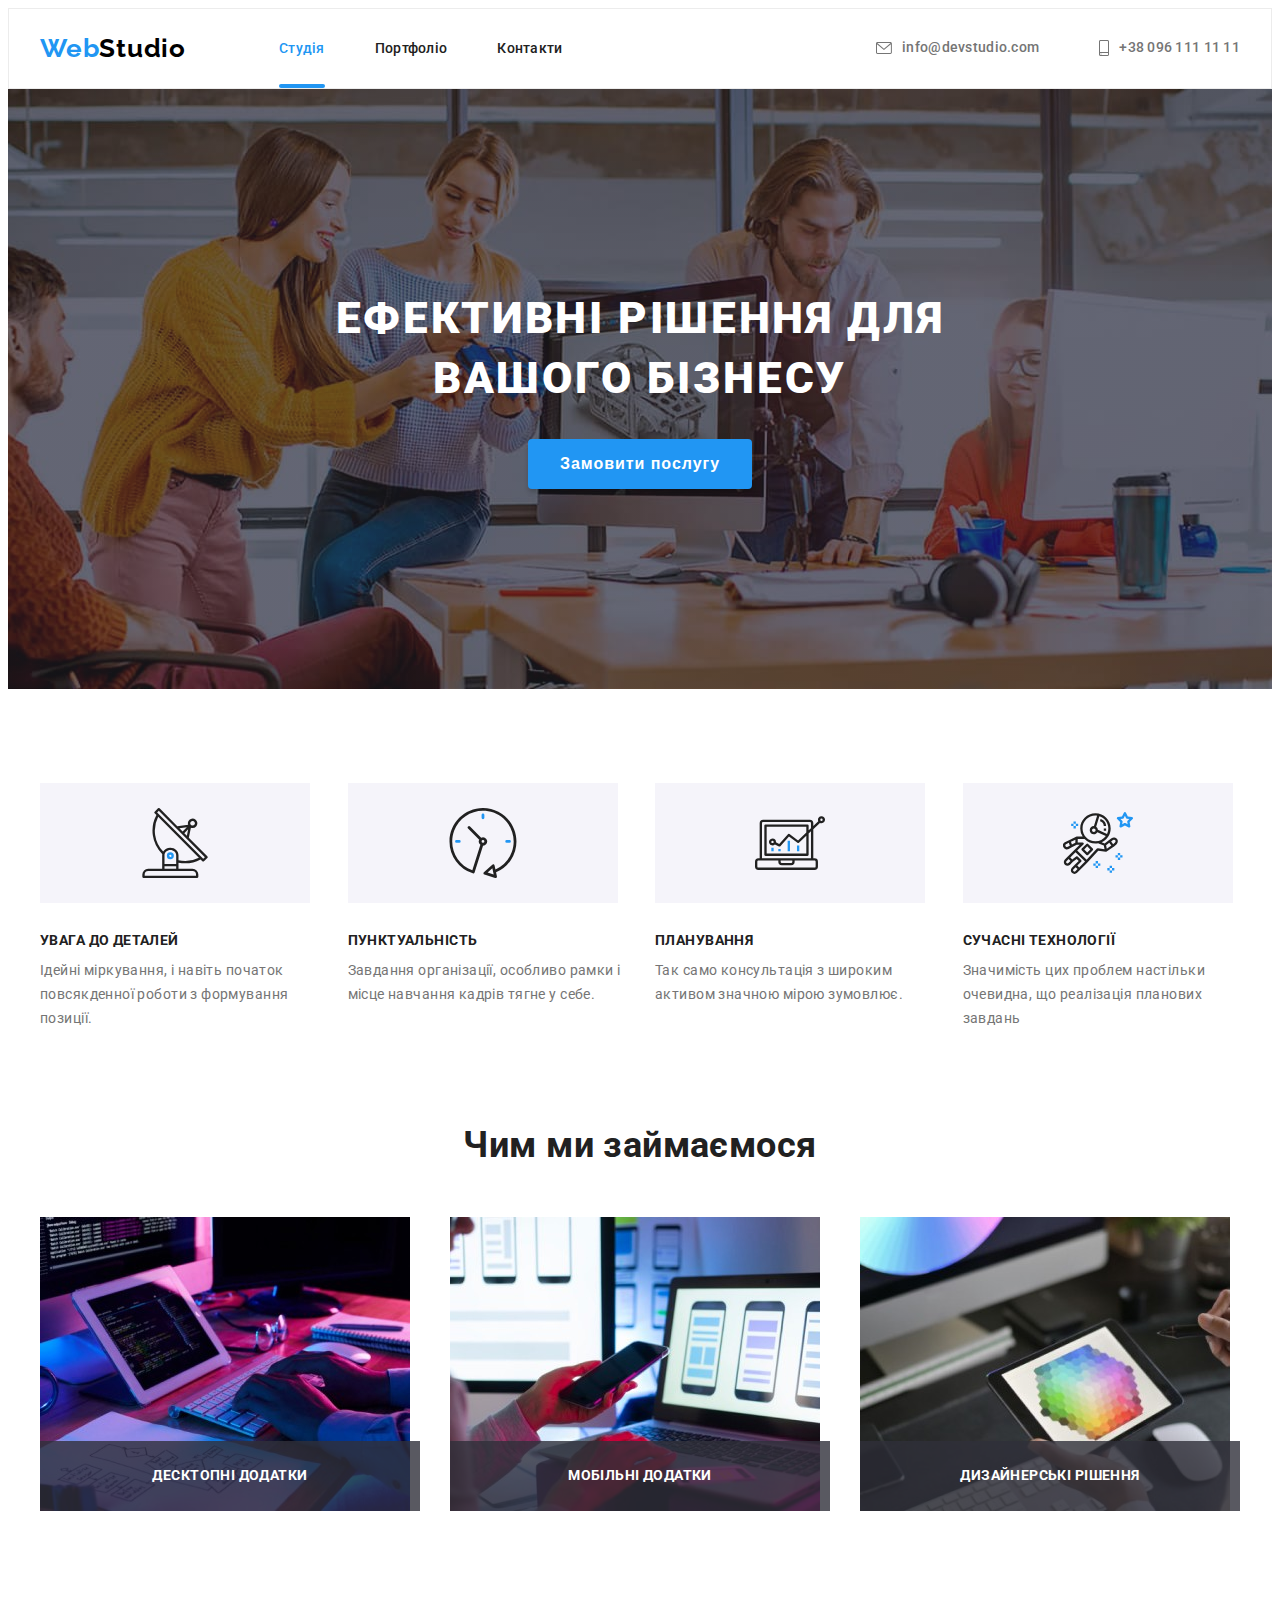
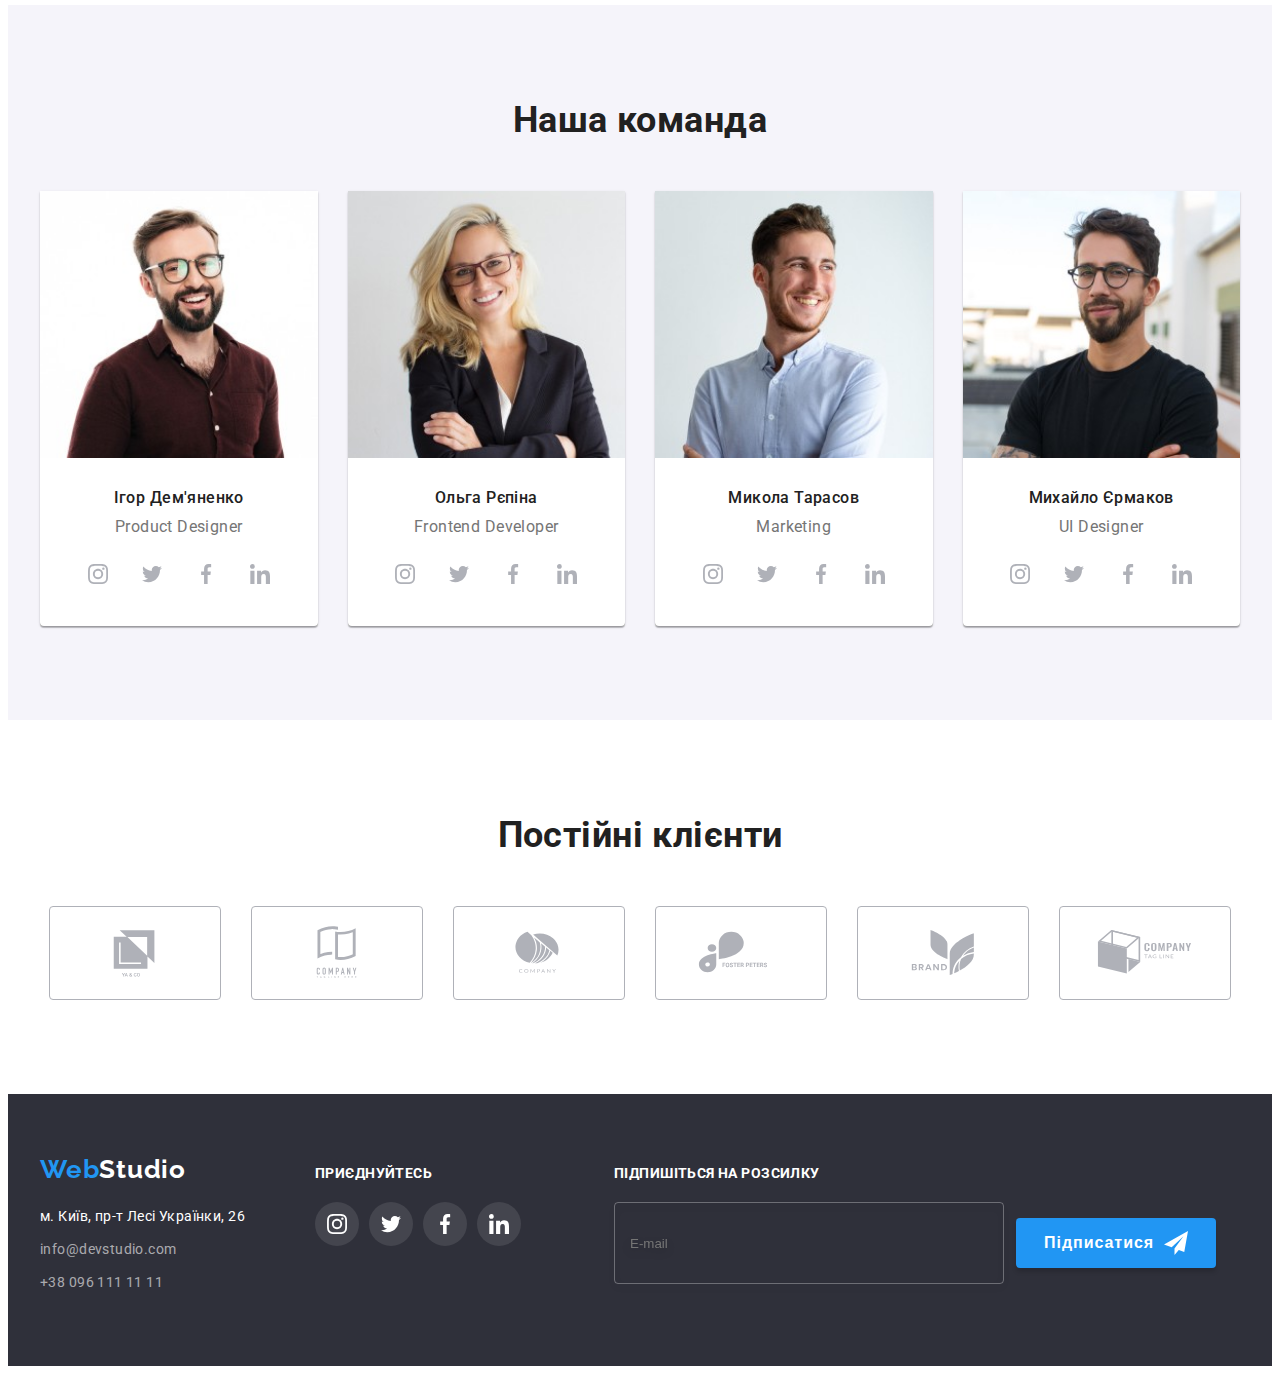
<file: index.html>
<!DOCTYPE html>
<html lang="uk">
  <head>
    <meta charset="UTF-8" />
    <meta http-equiv="X-UA-Compatible" content="IE=edge" />
    <meta name="viewport" content="width=device-width, initial-scale=1.0" />
    <title>WebStudio</title>

    <link rel="preconnect" href="https://fonts.googleapis.com" />
    <link rel="preconnect" href="https://fonts.gstatic.com" crossorigin />
    <link
      href="https://fonts.googleapis.com/css2?family=Raleway:wght@700&family=Roboto:wght@400;500;700;900&display=swap"
      rel="stylesheet"
    />
    <!-- Normalize start -->
    <link
      rel="stylesheet"
      href="https://cdnjs.cloudflare.com/ajax/libs/modern-normalize/1.1.0/modern-normalize.min.css"
      integrity="sha512-wpPYUAdjBVSE4KJnH1VR1HeZfpl1ub8YT/NKx4PuQ5NmX2tKuGu6U/JRp5y+Y8XG2tV+wKQpNHVUX03MfMFn9Q=="
      crossorigin="anonymous"
      referrerpolicy="no-referrer"
    />
    <!-- Normalize end -->
    <link rel="stylesheet" href="./css/main.min.css" />
    <!-- <link rel="stylesheet" href="./css/styles.css" /> -->
  </head>

  <body>
    <!--Шапка сайта-->
    <header class="header" data-header>
      <div class="container header-container">
        <a class="header__logo link logo" href="./index.html"
          >Web<span class="header__studio">Studio</span>
        </a>

        <button class="menu-btn" type="button" data-menu-open>
          <svg width="40" height="40">
            <use href="./images/icons.svg#menu-mob"></use>
          </svg>
        </button>

        <nav class="nav">
          <ul class="nav__list list">
            <li class="nav__item">
              <a class="nav__link nav__link--current link" href="./index.html">Студія</a>
            </li>
            <li class="nav__item">
              <a class="nav__link link" href="./portfolio.html">Портфоліо</a>
            </li>
            <li class="nav__item">
              <a class="nav__link link" href="#">Контакти</a>
            </li>
          </ul>
        </nav>

        <ul class="contacts__list list">
          <li class="contacts__item">
            <a class="contacts__mail link" href="mailto:info@devstudio.com"
              ><svg class="contacts__icon" width="16" height="12">
                <use href="./images/icons.svg#envelope"></use></svg
              >info@devstudio.com</a
            >
          </li>
          <li class="contacts__item">
            <a class="contacts__tel link" href="tel:+380961111111"
              ><svg class="contacts__icon" width="10" height="16">
                <use href="./images/icons.svg#smartphone"></use></svg
              >+38 096 111 11 11</a
            >
          </li>
        </ul>
      </div>
    </header>

    <main>
      <!--Hero-->
      <section class="hero">
        <div class="container hero-container">
          <h1 class="hero__title">ефективні рішення для вашого бізнесу</h1>
          <button class="hero__btn" type="button" data-modal-open>Замовити послугу</button>
        </div>
      </section>

      <!--Наші переваги-->
      <section class="section benefits">
        <div class="container benefits-container">
          <h2 class="visually-hidden">Наші переваги</h2>

          <ul class="benefits__list list">
            <li class="benefits__item">
              <div class="benefits__icon-container">
                <svg class="benefits__icon" width="70" height="70">
                  <use href="./images/icons.svg#antenna"></use>
                </svg>
              </div>
              <h3 class="benefit__subtitle">увага до деталей</h3>
              <p class="benefits__desc">
                Ідейні міркування, і навіть початок повсякденної роботи з формування позиції.
              </p>
            </li>

            <li class="benefits__item">
              <div class="benefits__icon-container">
                <svg class="benefits__icon" width="70" height="70">
                  <use href="./images/icons.svg#clock"></use>
                </svg>
              </div>
              <h3 class="benefit__subtitle">пунктуальність</h3>
              <p class="benefits__desc">
                Завдання організації, особливо рамки і місце навчання кадрів тягне у себе.
              </p>
            </li>

            <li class="benefits__item">
              <div class="benefits__icon-container">
                <svg class="benefits__icon" width="70" height="70">
                  <use href="./images/icons.svg#diagram"></use>
                </svg>
              </div>
              <h3 class="benefit__subtitle">планування</h3>
              <p class="benefits__desc">
                Так само консультація з широким активом значною мірою зумовлює.
              </p>
            </li>

            <li class="benefits__item">
              <div class="benefits__icon-container">
                <svg class="benefits__icon" width="70" height="70">
                  <use href="./images/icons.svg#astronaut"></use>
                </svg>
              </div>
              <h3 class="benefit__subtitle">сучасні технології</h3>
              <p class="benefits__desc">
                Значимість цих проблем настільки очевидна, що реалізація планових завдань
              </p>
            </li>
          </ul>
        </div>
      </section>

      <!--Чим ми займаємося-->
      <section class="section activity">
        <div class="container activity__container">
          <h2 class="title">Чим ми займаємося</h2>

          <ul class="activity__list card-set list">
            <li class="activity__item">
              <img
                class="activity__img"
                srcset="
                  ./images/activity/desc-w/activity-1-370.jpg 370w,
                  ./images/activity/desc-w/activity-1-740.jpg 740w
                "
                sizes="(min-width: 1200px) 370px, 100vw"
                src="./images/activity/desc-w/activity-1-370.jpg"
                alt="Десктопні додатки"
                width="370"
                height="294"
              />
              <div class="activity__desc-container">
                <p class="activity__desc">Десктопні додатки</p>
              </div>
            </li>
            <li class="activity__item">
              <img
                class="activity__img"
                srcset="
                  ./images/activity/desc-w/activity-2-370.jpg 370w,
                  ./images/activity/desc-w/activity-2-740.jpg 740w
                "
                sizes="(min-width: 1200px) 370px, 100vw"
                src="./images/activity/desc-w/activity-2-370.jpg"
                alt="Мобільні додатки"
                width="370"
                height="294"
              />
              <div class="activity__desc-container">
                <p class="activity__desc">Мобільні додатки</p>
              </div>
            </li>
            <li class="activity__item">
              <img
                class="activity__img"
                srcset="
                  ./images/activity/desc-w/activity-3-370.jpg 370w,
                  ./images/activity/desc-w/activity-3-740.jpg 740w
                "
                sizes="(min-width: 1200px) 370px, 100vw"
                src="./images/activity/desc-w/activity-3-370.jpg"
                alt="Дизайнерські рішення"
                width="370"
                height="294"
              />
              <div class="activity__desc-container">
                <p class="activity__desc">Дизайнерські рішення</p>
              </div>
            </li>
          </ul>
        </div>
      </section>

      <!--Наша команда-->
      <section class="team section">
        <div class="team__container container">
          <h2 class="title">Наша команда</h2>

          <ul class="team__list card-set list">
            <li class="team__item">
              <div class="team__card">
                <img
                  class="team__img"
                  srcset="
                    ./images/team/desc-w/colleague-1-270.jpg 270w,
                    ./images/team/desc-w/colleague-1-354.jpg 354w,
                    ./images/team/desc-w/colleague-1-450.jpg 450w,
                    ./images/team/desc-w/colleague-1-540.jpg 540w,
                    ./images/team/desc-w/colleague-1-708.jpg 708w,
                    ./images/team/desc-w/colleague-1-900.jpg 900w
                  "
                  sizes="(min-width: 1200px) 270px, (min-width: 768px) 354px, (max-width: 767px) 450px, 100vw"
                  src="./images/team/desc-w/colleague-1-270.jpg"
                  alt="Ігор Дем'яненко"
                  width="450"
                  height="260"
                />
                <div class="team__caption">
                  <h3 class="team__subtitle">Ігор Дем'яненко</h3>
                  <p class="team__position" lang="en">Product Designer</p>
                  <ul class="socials__list list">
                    <li class="socials__item">
                      <a
                        class="socials__link link"
                        href="#"
                        target="_blank"
                        rel="noopener noreferrer"
                        aria-label="instagram"
                      >
                        <svg class="socials__icon" width="20" height="20">
                          <use href="./images/icons.svg#instagram"></use>
                        </svg>
                      </a>
                    </li>
                    <li class="socials__item">
                      <a
                        class="socials__link link"
                        href="#"
                        target="_blank"
                        rel="noopener noreferrer"
                        aria-label="twitter"
                      >
                        <svg class="socials__icon" width="20" height="20">
                          <use href="./images/icons.svg#twitter"></use>
                        </svg>
                      </a>
                    </li>
                    <li class="socials__item">
                      <a
                        class="socials__link link"
                        href="#"
                        target="_blank"
                        rel="noopener noreferrer"
                        aria-label="facebook"
                      >
                        <svg class="socials__icon" width="20" height="20">
                          <use href="./images/icons.svg#facebook"></use>
                        </svg>
                      </a>
                    </li>
                    <li class="socials__item">
                      <a
                        class="socials__link link"
                        href="#"
                        target="_blank"
                        rel="noopener noreferrer"
                        aria-label="linkedin"
                      >
                        <svg class="socials__icon" width="20" height="20">
                          <use href="./images/icons.svg#linkedin"></use>
                        </svg>
                      </a>
                    </li>
                  </ul>
                </div>
              </div>
            </li>

            <li class="team__item">
              <div class="team__card">
                <img
                  class="team__img"
                  srcset="
                    ./images/team/desc-w/colleague-2-270.jpg 270w,
                    ./images/team/desc-w/colleague-2-354.jpg 354w,
                    ./images/team/desc-w/colleague-2-450.jpg 450w,
                    ./images/team/desc-w/colleague-2-540.jpg 540w,
                    ./images/team/desc-w/colleague-2-708.jpg 708w,
                    ./images/team/desc-w/colleague-2-900.jpg 900w
                  "
                  sizes="(min-width: 1200px) 270px, (min-width: 768px) 354px, (max-width: 767px) 450px, 100vw"
                  src="./images/team/desc-w/colleague-2-270.jpg"
                  alt="Ольга Рєпіна"
                  width="450"
                  height="260"
                />
                <div class="team__caption">
                  <h3 class="team__subtitle">Ольга Рєпіна</h3>
                  <p class="team__position" lang="en">Frontend Developer</p>
                  <ul class="socials__list list">
                    <li class="socials__item">
                      <a
                        class="socials__link link"
                        href="#"
                        target="_blank"
                        rel="noopener noreferrer"
                        aria-label="instagram"
                      >
                        <svg class="socials__icon" width="20" height="20">
                          <use href="./images/icons.svg#instagram"></use>
                        </svg>
                      </a>
                    </li>
                    <li class="socials__item">
                      <a
                        class="socials__link link"
                        href="#"
                        target="_blank"
                        rel="noopener noreferrer"
                        aria-label="twitter"
                      >
                        <svg class="socials__icon" width="20" height="20">
                          <use href="./images/icons.svg#twitter"></use>
                        </svg>
                      </a>
                    </li>
                    <li class="socials__item">
                      <a
                        class="socials__link link"
                        href="#"
                        target="_blank"
                        rel="noopener noreferrer"
                        aria-label="facebook"
                      >
                        <svg class="socials__icon" width="20" height="20">
                          <use href="./images/icons.svg#facebook"></use>
                        </svg>
                      </a>
                    </li>
                    <li class="socials__item">
                      <a
                        class="socials__link link"
                        href="#"
                        target="_blank"
                        rel="noopener noreferrer"
                        aria-label="linkedin"
                      >
                        <svg class="socials__icon" width="20" height="20">
                          <use href="./images/icons.svg#linkedin"></use>
                        </svg>
                      </a>
                    </li>
                  </ul>
                </div>
              </div>
            </li>

            <li class="team__item">
              <div class="team__card">
                <img
                  class="team__img"
                  srcset="
                    ./images/team/desc-w/colleague-3-270.jpg 270w,
                    ./images/team/desc-w/colleague-3-354.jpg 354w,
                    ./images/team/desc-w/colleague-3-450.jpg 450w,
                    ./images/team/desc-w/colleague-3-540.jpg 540w,
                    ./images/team/desc-w/colleague-3-708.jpg 708w,
                    ./images/team/desc-w/colleague-3-900.jpg 900w
                  "
                  sizes="(min-width: 1200px) 270px, (min-width: 768px) 354px, (max-width: 767px) 450px, 100vw"
                  src="./images/team/desc-w/colleague-3-270.jpg"
                  alt="Микола Тарасов"
                  width="450"
                  height="260"
                />
                <div class="team__caption">
                  <h3 class="team__subtitle">Микола Тарасов</h3>
                  <p class="team__position" lang="en">Marketing</p>
                  <ul class="socials__list list">
                    <li class="socials__item">
                      <a
                        class="socials__link link"
                        href="#"
                        target="_blank"
                        rel="noopener noreferrer"
                        aria-label="instagram"
                      >
                        <svg class="socials__icon" width="20" height="20">
                          <use href="./images/icons.svg#instagram"></use>
                        </svg>
                      </a>
                    </li>
                    <li class="socials__item">
                      <a
                        class="socials__link link"
                        href="#"
                        target="_blank"
                        rel="noopener noreferrer"
                        aria-label="twitter"
                      >
                        <svg class="socials__icon" width="20" height="20">
                          <use href="./images/icons.svg#twitter"></use>
                        </svg>
                      </a>
                    </li>
                    <li class="socials__item">
                      <a
                        class="socials__link link"
                        href="#"
                        target="_blank"
                        rel="noopener noreferrer"
                        aria-label="facebook"
                      >
                        <svg class="socials__icon" width="20" height="20">
                          <use href="./images/icons.svg#facebook"></use>
                        </svg>
                      </a>
                    </li>
                    <li class="socials__item">
                      <a
                        class="socials__link link"
                        href="#"
                        target="_blank"
                        rel="noopener noreferrer"
                        aria-label="linkedin"
                      >
                        <svg class="socials__icon" width="20" height="20">
                          <use href="./images/icons.svg#linkedin"></use>
                        </svg>
                      </a>
                    </li>
                  </ul>
                </div>
              </div>
            </li>

            <li class="team__item">
              <div class="team__card">
                <img
                  class="team__img"
                  srcset="
                    ./images/team/desc-w/colleague-4-270.jpg 270w,
                    ./images/team/desc-w/colleague-4-354.jpg 354w,
                    ./images/team/desc-w/colleague-4-450.jpg 450w,
                    ./images/team/desc-w/colleague-4-540.jpg 540w,
                    ./images/team/desc-w/colleague-4-708.jpg 708w,
                    ./images/team/desc-w/colleague-4-900.jpg 900w
                  "
                  sizes="(min-width: 1200px) 270px, (min-width: 768px) 354px, (max-width: 767px) 450px, 100vw"
                  src="./images/team/desc-w/colleague-4-270.jpg"
                  alt="Михайло Єрмаков"
                  width="450"
                  height="260"
                />
                <div class="team__caption">
                  <h3 class="team__subtitle">Михайло Єрмаков</h3>
                  <p class="team__position" lang="en">UI Designer</p>
                  <ul class="socials__list list">
                    <li class="socials__item">
                      <a
                        class="socials__link link"
                        href="#"
                        target="_blank"
                        rel="noopener noreferrer"
                        aria-label="instagram"
                      >
                        <svg class="socials__icon" width="20" height="20">
                          <use href="./images/icons.svg#instagram"></use>
                        </svg>
                      </a>
                    </li>
                    <li class="socials__item">
                      <a
                        class="socials__link link"
                        href="#"
                        target="_blank"
                        rel="noopener noreferrer"
                        aria-label="twitter"
                      >
                        <svg class="socials__icon" width="20" height="20">
                          <use href="./images/icons.svg#twitter"></use>
                        </svg>
                      </a>
                    </li>
                    <li class="socials__item">
                      <a
                        class="socials__link link"
                        href="#"
                        target="_blank"
                        rel="noopener noreferrer"
                        aria-label="facebook"
                      >
                        <svg class="socials__icon" width="20" height="20">
                          <use href="./images/icons.svg#facebook"></use>
                        </svg>
                      </a>
                    </li>
                    <li class="socials__item">
                      <a
                        class="socials__link link"
                        href="#"
                        target="_blank"
                        rel="noopener noreferrer"
                        aria-label="linkedin"
                      >
                        <svg class="socials__icon" width="20" height="20">
                          <use href="./images/icons.svg#linkedin"></use>
                        </svg>
                      </a>
                    </li>
                  </ul>
                </div>
              </div>
            </li>
          </ul>
        </div>
      </section>

      <!-- Постійні клієнти -->
      <section class="section clients">
        <div class="clients-container container">
          <h2 class="title">Постійні клієнти</h2>
          <ul class="clients__list card-set list">
            <li class="clients__item">
              <a
                class="clients__link link"
                href=""
                target="_blank"
                rel="noopener noreferrer"
                aria-label="Client 1"
              >
                <svg class="clients__icon" width="106" height="60">
                  <use href="./images/icons.svg#client-1"></use>
                </svg>
              </a>
            </li>
            <li class="clients__item">
              <a
                class="clients__link link"
                href=""
                target="_blank"
                rel="noopener noreferrer"
                aria-label="Client 2"
              >
                <svg class="clients__icon" width="106" height="60">
                  <use href="./images/icons.svg#client-2"></use>
                </svg>
              </a>
            </li>
            <li class="clients__item">
              <a
                class="clients__link link"
                href=""
                target="_blank"
                rel="noopener noreferrer"
                aria-label="Client 3"
              >
                <svg class="clients__icon" width="106" height="60">
                  <use href="./images/icons.svg#client-3"></use>
                </svg>
              </a>
            </li>
            <li class="clients__item">
              <a
                class="clients__link link"
                href=""
                target="_blank"
                rel="noopener noreferrer"
                aria-label="Client 4"
              >
                <svg class="clients__icon" width="106" height="60">
                  <use href="./images/icons.svg#client-4"></use>
                </svg>
              </a>
            </li>
            <li class="clients__item">
              <a
                class="clients__link link"
                href=""
                target="_blank"
                rel="noopener noreferrer"
                aria-label="Client 5"
              >
                <svg class="clients__icon" width="106" height="60">
                  <use href="./images/icons.svg#client-5"></use>
                </svg>
              </a>
            </li>
            <li class="clients__item">
              <a
                class="clients__link link"
                href=""
                target="_blank"
                rel="noopener noreferrer"
                aria-label="Client 6"
              >
                <svg class="clients__icon" width="106" height="60">
                  <use href="./images/icons.svg#client-6"></use>
                </svg>
              </a>
            </li>
          </ul>
        </div>
      </section>
    </main>

    <!--Футер-->
    <footer class="footer">
      <div class="footer__overlay container">
        <div class="footer-address-container">
          <a class="logo link" href="./index.html">Web<span class="studio-footer">Studio</span> </a>
          <address class="address">
            <ul class="address__list list">
              <li class="address__item">
                <a
                  class="address__link link"
                  href="https://goo.gl/maps/UamUXXpw73tSwTPm6"
                  target="_blank"
                  rel="noopener noreferrer"
                  >м. Київ, пр-т Лесі Українки, 26</a
                >
              </li>
              <li class="address__item">
                <a class="address__mail link" href="mailto:info@devstudio.com"
                  >info@devstudio.com</a
                >
              </li>
              <li class="address__item">
                <a class="address__tel link" href="tel:+380961111111">+38 096 111 11 11</a>
              </li>
            </ul>
          </address>
        </div>

        <div class="footer__socials footer__socials--container">
          <p class="subscribe__slogan">приєднуйтесь</p>
          <ul class="footer__socials--list list">
            <li class="footer__socials--item">
              <a
                class="footer__socials--link link"
                href="#"
                target="_blank"
                rel="noopener noreferrer"
                aria-label="instagram"
              >
                <svg class="footer__socials--icon" width="20" height="20">
                  <use href="./images/icons.svg#instagram"></use>
                </svg>
              </a>
            </li>
            <li class="footer__socials--item">
              <a
                class="footer__socials--link link"
                href="#"
                target="_blank"
                rel="noopener noreferrer"
                aria-label="twitter"
              >
                <svg class="footer__socials--icon" width="20" height="20">
                  <use href="./images/icons.svg#twitter"></use>
                </svg>
              </a>
            </li>
            <li class="footer__socials--item">
              <a
                class="footer__socials--link link"
                href="#"
                target="_blank"
                rel="noopener noreferrer"
                aria-label="facebook"
              >
                <svg class="footer__socials--icon" width="20" height="20">
                  <use href="./images/icons.svg#facebook"></use>
                </svg>
              </a>
            </li>
            <li class="footer__socials--item">
              <a
                class="footer__socials--link link"
                href="#"
                target="_blank"
                rel="noopener noreferrer"
                aria-label="linkedin"
              >
                <svg class="footer__socials--icon" width="20" height="20">
                  <use href="./images/icons.svg#linkedin"></use>
                </svg>
              </a>
            </li>
          </ul>
        </div>

        <!-- Subscribe -->
        <div class="subscribe subscribe-container">
          <p class="subscribe__slogan">Підпишіться на розсилку</p>
          <form class="subsribe__form">
            <div class="subscribe__overlay">
              <label class="subscribe__email visually-hidden" for="mail-subscribe"></label>
              <input
                class="subscribe__input"
                type="email"
                name="mail-subscribe"
                id="mail-subscribe"
                placeholder="E-mail"
                required
              />
              <button class="subscribe__btn" type="submit">
                Підписатися
                <svg class="subscribe__icon" width="24" height="24">
                  <use href="./images/icons.svg#send-footer"></use>
                </svg>
              </button>
            </div>
          </form>
        </div>
      </div>
    </footer>

    <!-- Modal window -->
    <div class="backdrop is-hidden" data-modal>
      <div class="modal">
        <button class="modal__btn" type="button" data-modal-close>
          <svg class="modal__icon" width="18" height="18">
            <use href="./images/icons.svg#close-black-icon"></use>
          </svg>
        </button>

        <!-- Registration form -->

        <form class="register">
          <strong class="register__title">Залиште свої дані, ми вам передзвонимо</strong>
          <div class="register__group" role="group">
            <label class="register__wrap">
              <span class="register__label">Ім'я</span>
              <input class="register__input" type="text" required />
              <svg class="register__icon" width="18" height="18">
                <use href="./images/icons.svg#person-form"></use>
              </svg>
            </label>
            <label class="register__wrap">
              <span class="register__label">Телефон</span>
              <input class="register__input" type="tel" required />
              <svg class="register__icon" width="18" height="18">
                <use href="./images/icons.svg#phone-form"></use>
              </svg>
            </label>
            <label class="register__wrap">
              <span class="register__label">Пошта</span>
              <input class="register__input" type="email" required />
              <svg class="register__icon" width="18" height="18">
                <use href="./images/icons.svg#email-form"></use>
              </svg>
            </label>
            <label class="register__wrap">
              <span class="register__label">Коментар</span>
              <textarea
                class="register__message"
                name="message"
                rows="5"
                placeholder="Введіть текст"
              ></textarea>
            </label>
          </div>

          <label class="register__agreement">
            <input
              class="register__checkbox visually-hidden"
              type="checkbox"
              name="agreement"
              required
            />
            <svg class="register-icon" width="16" height="15">
              <use class="register__icon--uncheck" href="./images/icons.svg#icon-uncheck"></use>
              <use class="register__icon--check" href="./images/icons.svg#icon-check"></use>
            </svg>
            <span class="register-agreement__text">
              Погоджуюся з розсилкою та приймаю
              <a class="register-agreement__link" href="">Умови договору</a>
            </span>
          </label>

          <button class="register__btn" type="submit">Відправити</button>
        </form>
      </div>
    </div>

    <!-- Mobile menu -->

    <div class="menu menu__overlay" data-menu>
      <div class="menu__container">
        <button class="menu-btn" type="button" data-menu-close>
          <svg class="menu-close-icon" width="40" height="40">
            <use href="./images/icons.svg#cross-btn-mob"></use>
          </svg>
        </button>
        <ul class="mobile__nav list">
          <li class="mobile__nav--item">
            <a href="" class="mobile__link mobile__link--current link">Студія</a>
          </li>
          <li class="mobile__nav--item">
            <a href="./portfolio.html" class="mobile__link link">Портфоліо</a>
          </li>
          <li class="mobile__nav--item">
            <a href="#" class="mobile__link link">Контакти</a>
          </li>
        </ul>

        <ul class="mobile-contacts__list list">
          <li class="mobile-contacts__item">
            <a
              class="mobile-contacts__link mobile-contacts__link--tel link"
              href="tel:+380961111111"
              >+38 096 111 11 11</a
            >
          </li>
          <li>
            <a
              class="mobile-contacts__link mobile-contacts__link--mail link"
              href="mailto:info@devstudio.com"
              >info@devstudio.com</a
            >
          </li>
        </ul>

        <ul class="mobile-socilas__list list">
          <li class="mobile-socilas__item">
            <a href="#" class="mobile-socilas__link link">Instagram</a>
          </li>
          <li class="mobile-socilas__item">
            <a href="#" class="mobile-socilas__link link">Twitter</a>
          </li>
          <li class="mobile-socilas__item">
            <a href="#" class="mobile-socilas__link link">Facebook</a>
          </li>
          <li class="mobile-socilas__item">
            <a href="#" class="mobile-socilas__link link">LinkedIn</a>
          </li>
        </ul>
      </div>
    </div>

    <!-- JS header-scroll script -->
    <script src="./js/header-scroll.js"></script>

    <!-- JS modal window script -->
    <script src="./js/modal.js"></script>

    <!-- JS registration form -->
    <script src="./js/registration.js"></script>

    <!-- JS mobile menu -->
    <script src="./js/menu.js"></script>
  </body>
</html>
</file>
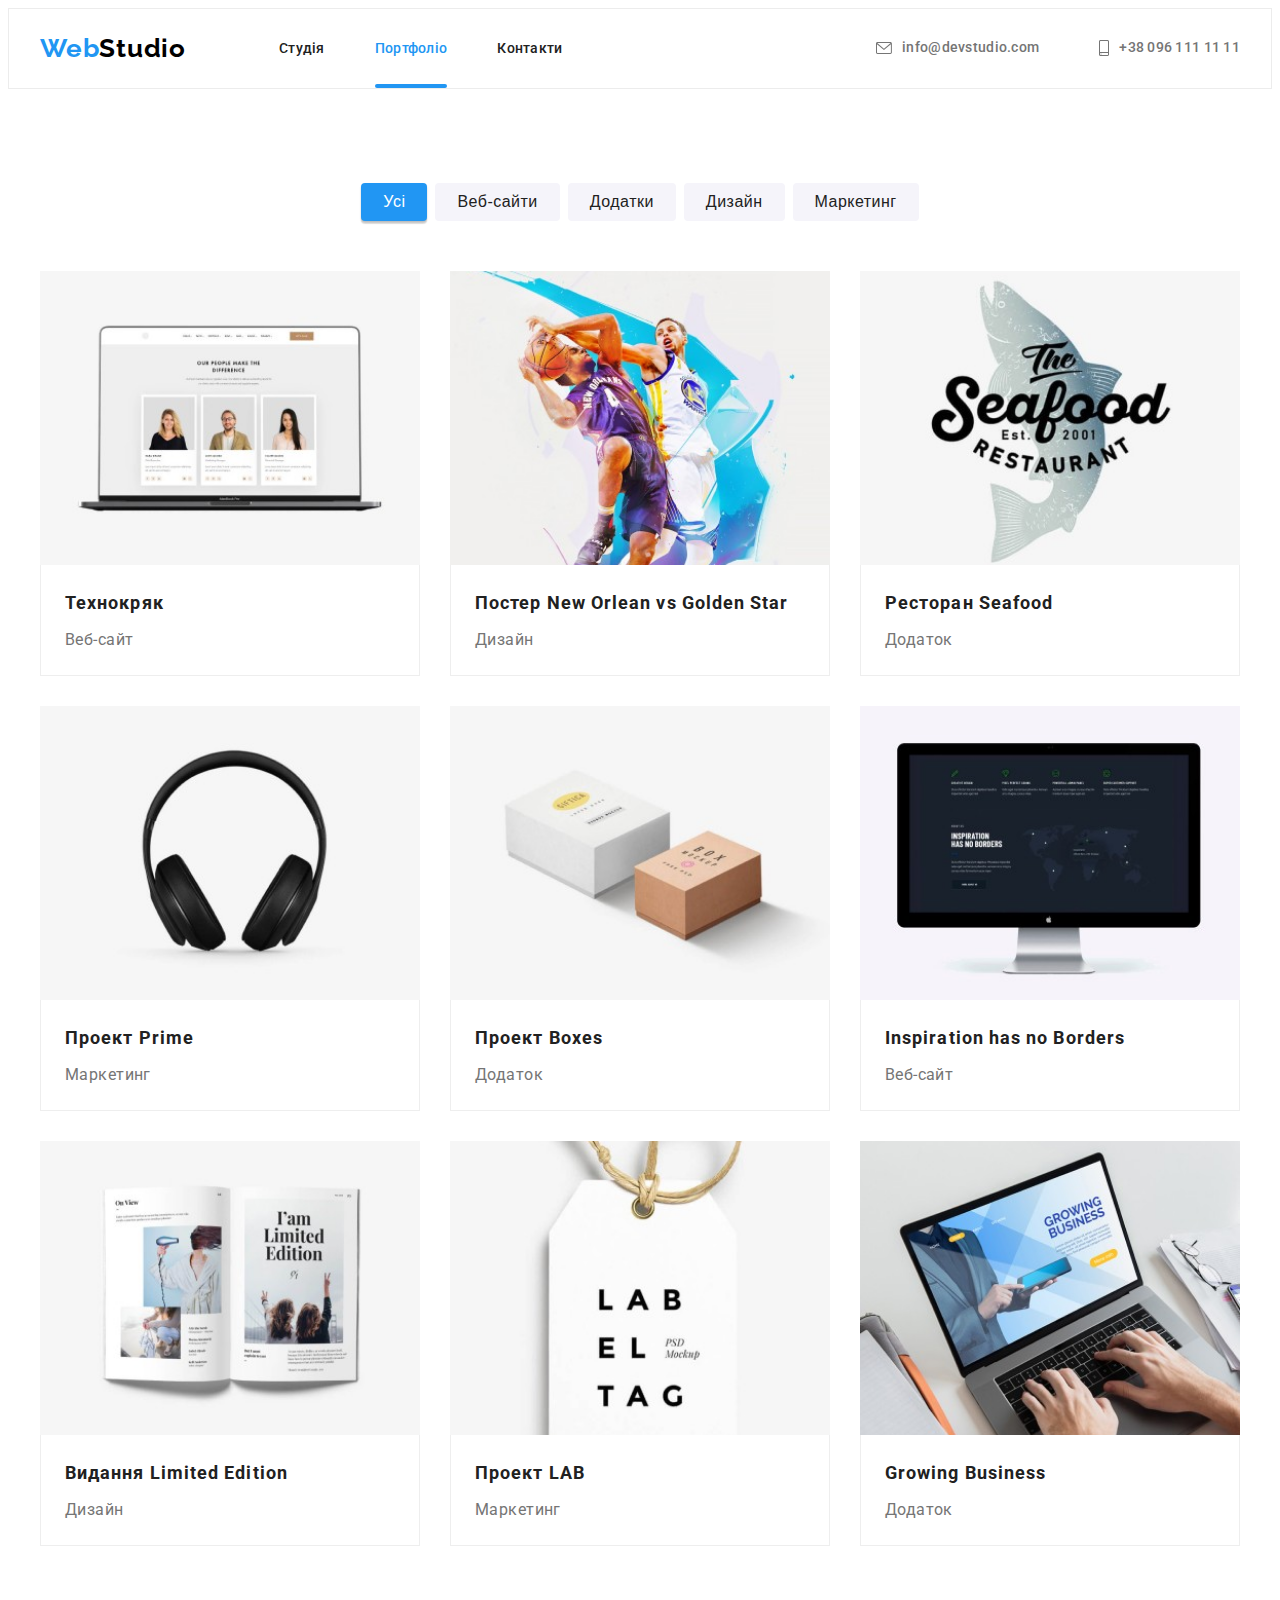
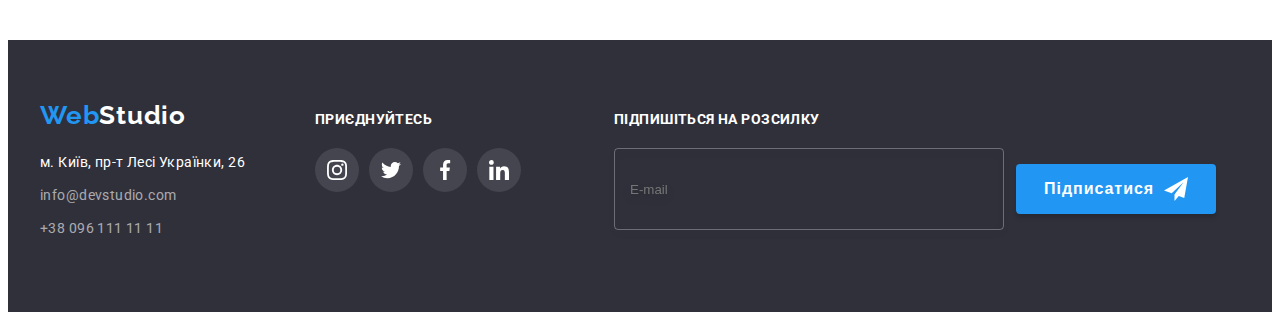
<file: portfolio.html>
<!DOCTYPE html>
<html lang="uk">
  <head>
    <meta charset="UTF-8" />
    <meta http-equiv="X-UA-Compatible" content="IE=edge" />
    <meta name="viewport" content="width=device-width, initial-scale=1.0" />
    <title>Портфолио</title>

    <link rel="preconnect" href="https://fonts.googleapis.com" />
    <link rel="preconnect" href="https://fonts.gstatic.com" crossorigin />
    <link
      href="https://fonts.googleapis.com/css2?family=Raleway:wght@700&family=Roboto:wght@400;500;700;900&display=swap"
      rel="stylesheet"
    />
    <link
      rel="stylesheet"
      href="https://cdnjs.cloudflare.com/ajax/libs/modern-normalize/1.1.0/modern-normalize.min.css"
      integrity="sha512-wpPYUAdjBVSE4KJnH1VR1HeZfpl1ub8YT/NKx4PuQ5NmX2tKuGu6U/JRp5y+Y8XG2tV+wKQpNHVUX03MfMFn9Q=="
      crossorigin="anonymous"
      referrerpolicy="no-referrer"
    />
    <link rel="stylesheet" href="./css/main.min.css" />
    <!-- <link rel="stylesheet" href="./css/styles.css" /> -->
  </head>

  <body>
    <!--Шапка сайта-->
    <header class="header" data-header>
      <div class="container header-container">
        <a class="header__logo link logo" href="./index.html"
          >Web<span class="header__studio">Studio</span>
        </a>

        <button class="menu-btn" type="button" data-menu-open>
          <svg width="40" height="40">
            <use href="./images/icons.svg#menu-mob"></use>
          </svg>
        </button>

        <nav class="nav">
          <ul class="nav__list list">
            <li class="nav__item">
              <a class="nav__link link" href="./index.html">Студія</a>
            </li>
            <li class="nav__item">
              <a class="nav__link nav__link--current link" href="./portfolio.html">Портфоліо</a>
            </li>
            <li class="nav__item">
              <a class="nav__link link" href="#">Контакти</a>
            </li>
          </ul>
        </nav>

        <ul class="contacts__list list">
          <li class="contacts__item">
            <a class="contacts__mail link" href="mailto:info@devstudio.com"
              ><svg class="contacts__icon" width="16" height="12">
                <use href="./images/icons.svg#envelope"></use></svg
              >info@devstudio.com</a
            >
          </li>
          <li class="contacts__item">
            <a class="contacts__tel link" href="tel:+380961111111"
              ><svg class="contacts__icon" width="10" height="16">
                <use href="./images/icons.svg#smartphone"></use></svg
              >+38 096 111 11 11</a
            >
          </li>
        </ul>
      </div>
    </header>

    <main>
      <h1 class="visually-hidden">Приклади робіт</h1>

      <!-- Фильтр -->
      <section class="projects section">
        <div class="filter container">
          <ul class="filter__list list">
            <li class="filter__item">
              <button class="active__btn" type="button">Усі</button>
            </li>
            <li class="filter__item">
              <button class="filter__btn" type="button">Веб-сайти</button>
            </li>
            <li class="filter__item">
              <button class="filter__btn" type="button">Додатки</button>
            </li>
            <li class="filter__item">
              <button class="filter__btn" type="button">Дизайн</button>
            </li>
            <li class="filter__item">
              <button class="filter__btn" type="button">Маркетинг</button>
            </li>
          </ul>

          <!-- Проекти -->
          <!-- <div class="container"> -->
          <ul class="projects__list card-set list">
            <li class="projects__item">
              <a class="projects__link link" href="#">
                <div class="projects__element">
                  <img
                    class="projects__img"
                    srcset="
                      ./images/portfolio/desc-w/tekhnokryak-354.jpg 354w,
                      ./images/portfolio/desc-w/tekhnokryak-370.jpg 370w,
                      ./images/portfolio/desc-w/tekhnokryak-450.jpg 450w,
                      ./images/portfolio/desc-w/tekhnokryak-708.jpg 708w,
                      ./images/portfolio/desc-w/tekhnokryak-740.jpg 740w,
                      ./images/portfolio/desc-w/tekhnokryak-900.jpg 900w
                    "
                    sizes="(min-width: 1200px) 370px, (min-width: 768px) 354px, (max-width: 767px) 450px, 100vw"
                    src="./images/portfolio/desc-w/tekhnokryak-354.jpg"
                    alt="Технокряк"
                    width="450"
                    height="294"
                  />
                  <div class="projects__overlay">
                    <p class="projects-desc">
                      Ресурс пропонує комплексні пропозиції з різним рівнем функціоналу та сервісів.
                      Все це дозволить відвідувачу отримати вичерпні відомості про компанію чи
                      приватну особу.
                    </p>
                  </div>
                </div>

                <div class="projects__caption">
                  <h2 class="projects__subtitle">Технокряк</h2>
                  <p class="projects__text">Веб-сайт</p>
                </div>
              </a>
            </li>
            <li class="projects__item">
              <a class="projects__link link" href="#">
                <div class="projects__element">
                  <img
                    class="projects__img"
                    srcset="
                      ./images/portfolio/desc-w/poster-354.jpg 354w,
                      ./images/portfolio/desc-w/poster-370.jpg 370w,
                      ./images/portfolio/desc-w/poster-450.jpg 450w,
                      ./images/portfolio/desc-w/poster-708.jpg 708w,
                      ./images/portfolio/desc-w/poster-740.jpg 740w,
                      ./images/portfolio/desc-w/poster-900.jpg 900w
                    "
                    sizes="(min-width: 1200px) 370px, (min-width: 768px) 354px, (max-width: 767px) 450px, 100vw"
                    src="./images/portfolio/desc-w/poster-354.jpg"
                    alt="Постер New Orlean vs Golden Star"
                    width="450"
                    height="294"
                  />
                  <div class="projects__overlay">
                    <p class="projects-desc">
                      Ресурс пропонує комплексні пропозиції з різним рівнем функціоналу та сервісів.
                      Все це дозволить відвідувачу отримати вичерпні відомості про компанію чи
                      приватну особу.
                    </p>
                  </div>
                </div>

                <div class="projects__caption">
                  <h2 class="projects__subtitle">Постер New Orlean vs Golden Star</h2>
                  <p class="projects__text">Дизайн</p>
                </div>
              </a>
            </li>
            <li class="projects__item">
              <a class="projects__link link" href="#">
                <div class="projects__element">
                  <img
                    class="projects__img"
                    srcset="
                      ./images/portfolio/desc-w/seafood-354.jpg 354w,
                      ./images/portfolio/desc-w/seafood-370.jpg 370w,
                      ./images/portfolio/desc-w/seafood-450.jpg 450w,
                      ./images/portfolio/desc-w/seafood-708.jpg 708w,
                      ./images/portfolio/desc-w/seafood-740.jpg 740w,
                      ./images/portfolio/desc-w/seafood-900.jpg 900w
                    "
                    sizes="(min-width: 1200px) 370px, (min-width: 768px) 354px, (max-width: 767px) 450px, 100vw"
                    src="./images/portfolio/desc-w/seafood-354.jpg"
                    alt="Ресторан Seafood"
                    width="450"
                    height="294"
                  />
                  <div class="projects__overlay">
                    <p class="projects-desc">
                      Ресурс пропонує комплексні пропозиції з різним рівнем функціоналу та сервісів.
                      Все це дозволить відвідувачу отримати вичерпні відомості про компанію чи
                      приватну особу.
                    </p>
                  </div>
                </div>
                <div class="projects__caption">
                  <h2 class="projects__subtitle">Ресторан Seafood</h2>
                  <p class="projects__text">Додаток</p>
                </div>
              </a>
            </li>
            <li class="projects__item">
              <div class="projects-card">
                <a class="projects__link link" href="#">
                  <div class="projects__element">
                    <img
                      class="projects__img"
                      srcset="
                        ./images/portfolio/desc-w/prime-354.jpg 354w,
                        ./images/portfolio/desc-w/prime-370.jpg 370w,
                        ./images/portfolio/desc-w/prime-450.jpg 450w,
                        ./images/portfolio/desc-w/prime-708.jpg 708w,
                        ./images/portfolio/desc-w/prime-740.jpg 740w,
                        ./images/portfolio/desc-w/prime-900.jpg 900w
                      "
                      sizes="(min-width: 1200px) 370px, (min-width: 768px) 354px, (max-width: 767px) 450px, 100vw"
                      src="./images/portfolio/desc-w/prime-354.jpg"
                      alt="Проект Prime"
                      width="450"
                      height="294"
                    />
                    <div class="projects__overlay">
                      <p class="projects-desc">
                        Ресурс пропонує комплексні пропозиції з різним рівнем функціоналу та
                        сервісів. Все це дозволить відвідувачу отримати вичерпні відомості про
                        компанію чи приватну особу.
                      </p>
                    </div>
                  </div>
                  <div class="projects__caption">
                    <h2 class="projects__subtitle">Проект Prime</h2>
                    <p class="projects__text">Маркетинг</p>
                  </div>
                </a>
              </div>
            </li>
            <li class="projects__item">
              <a class="projects__link link" href="#">
                <div class="projects__element">
                  <img
                    class="projects__img"
                    srcset="
                      ./images/portfolio/desc-w/boxes-354.jpg 354w,
                      ./images/portfolio/desc-w/boxes-370.jpg 370w,
                      ./images/portfolio/desc-w/boxes-450.jpg 450w,
                      ./images/portfolio/desc-w/boxes-708.jpg 708w,
                      ./images/portfolio/desc-w/boxes-740.jpg 740w,
                      ./images/portfolio/desc-w/boxes-900.jpg 900w
                    "
                    sizes="(min-width: 1200px) 370px, (min-width: 768px) 354px, (max-width: 767px) 450px, 100vw"
                    src="./images/portfolio/desc-w/boxes-354.jpg"
                    alt="Проект Boxes"
                    width="450"
                    height="294"
                  />
                  <div class="projects__overlay">
                    <p class="projects-desc">
                      Ресурс пропонує комплексні пропозиції з різним рівнем функціоналу та сервісів.
                      Все це дозволить відвідувачу отримати вичерпні відомості про компанію чи
                      приватну особу.
                    </p>
                  </div>
                </div>
                <div class="projects__caption">
                  <h2 class="projects__subtitle">Проект Boxes</h2>
                  <p class="projects__text">Додаток</p>
                </div>
              </a>
            </li>
            <li class="projects__item">
              <a class="projects__link link" href="#">
                <div class="projects__element">
                  <img
                    class="projects__img"
                    srcset="
                      ./images/portfolio/desc-w/inspiration-354.jpg 354w,
                      ./images/portfolio/desc-w/inspiration-370.jpg 370w,
                      ./images/portfolio/desc-w/inspiration-450.jpg 450w,
                      ./images/portfolio/desc-w/inspiration-708.jpg 708w,
                      ./images/portfolio/desc-w/inspiration-740.jpg 740w,
                      ./images/portfolio/desc-w/inspiration-900.jpg 900w
                    "
                    sizes="(min-width: 1200px) 370px, (min-width: 768px) 354px, (max-width: 767px) 450px, 100vw"
                    src="./images/portfolio/desc-w/inspiration-354.jpg"
                    alt="Inspiration has no Borders"
                    width="450"
                    height="294"
                  />
                  <div class="projects__overlay">
                    <p class="projects-desc">
                      Ресурс пропонує комплексні пропозиції з різним рівнем функціоналу та сервісів.
                      Все це дозволить відвідувачу отримати вичерпні відомості про компанію чи
                      приватну особу.
                    </p>
                  </div>
                </div>
                <div class="projects__caption">
                  <h2 class="projects__subtitle">Inspiration has no Borders</h2>
                  <p class="projects__text">Веб-сайт</p>
                </div>
              </a>
            </li>
            <li class="projects__item">
              <a class="projects__link link" href="#">
                <div class="projects__element">
                  <img
                    class="projects__img"
                    srcset="
                      ./images/portfolio/desc-w/limited_edition-354.jpg 354w,
                      ./images/portfolio/desc-w/limited_edition-370.jpg 370w,
                      ./images/portfolio/desc-w/limited_edition-450.jpg 450w,
                      ./images/portfolio/desc-w/limited_edition-708.jpg 708w,
                      ./images/portfolio/desc-w/limited_edition-740.jpg 740w,
                      ./images/portfolio/desc-w/limited_edition-900.jpg 900w
                    "
                    sizes="(min-width: 1200px) 370px, (min-width: 768px) 354px, (max-width: 767px) 450px, 100vw"
                    src="./images/portfolio/desc-w/limited_edition-354.jpg"
                    alt="Издание Limited Edition"
                    width="450"
                    height="294"
                  />
                  <div class="projects__overlay">
                    <p class="projects-desc">
                      Ресурс пропонує комплексні пропозиції з різним рівнем функціоналу та сервісів.
                      Все це дозволить відвідувачу отримати вичерпні відомості про компанію чи
                      приватну особу.
                    </p>
                  </div>
                </div>
                <div class="projects__caption">
                  <h2 class="projects__subtitle">Видання Limited Edition</h2>
                  <p class="projects__text">Дизайн</p>
                </div>
              </a>
            </li>
            <li class="projects__item">
              <a class="projects__link link" href="#">
                <div class="projects__element">
                  <img
                    class="projects__img"
                    srcset="
                      ./images/portfolio/desc-w/lab-354.jpg 354w,
                      ./images/portfolio/desc-w/lab-370.jpg 370w,
                      ./images/portfolio/desc-w/lab-450.jpg 450w,
                      ./images/portfolio/desc-w/lab-708.jpg 708w,
                      ./images/portfolio/desc-w/lab-740.jpg 740w,
                      ./images/portfolio/desc-w/lab-900.jpg 900w
                    "
                    sizes="(min-width: 1200px) 370px, (min-width: 768px) 354px, (max-width: 767px) 450px, 100vw"
                    src="./images/portfolio/desc-w/lab-354.jpg"
                    alt="Проект LAB"
                    width="450"
                    height="294"
                  />
                  <div class="projects__overlay">
                    <p class="projects-desc">
                      Ресурс пропонує комплексні пропозиції з різним рівнем функціоналу та сервісів.
                      Все це дозволить відвідувачу отримати вичерпні відомості про компанію чи
                      приватну особу.
                    </p>
                  </div>
                </div>
                <div class="projects__caption">
                  <h2 class="projects__subtitle">Проект LAB</h2>
                  <p class="projects__text">Маркетинг</p>
                </div>
              </a>
            </li>
            <li class="projects__item">
              <a class="projects__link link" href="#">
                <div class="projects__element">
                  <img
                    class="projects__img"
                    srcset="
                      ./images/portfolio/desc-w/growing_business-354.jpg 354w,
                      ./images/portfolio/desc-w/growing_business-370.jpg 370w,
                      ./images/portfolio/desc-w/growing_business-450.jpg 450w,
                      ./images/portfolio/desc-w/growing_business-708.jpg 708w,
                      ./images/portfolio/desc-w/growing_business-740.jpg 740w,
                      ./images/portfolio/desc-w/growing_business-900.jpg 900w
                    "
                    sizes="(min-width: 1200px) 370px, (min-width: 768px) 354px, (max-width: 767px) 450px, 100vw"
                    src="./images/portfolio/desc-w/growing_business-354.jpg"
                    alt="Growing Business"
                    width="450"
                    height="294"
                  />
                  <div class="projects__overlay">
                    <p class="projects-desc">
                      Ресурс пропонує комплексні пропозиції з різним рівнем функціоналу та сервісів.
                      Все це дозволить відвідувачу отримати вичерпні відомості про компанію чи
                      приватну особу.
                    </p>
                  </div>
                </div>
                <div class="projects__caption">
                  <h2 class="projects__subtitle">Growing Business</h2>
                  <p class="projects__text">Додаток</p>
                </div>
              </a>
            </li>
          </ul>
        </div>
      </section>
    </main>

    <!--Футер-->
    <footer class="footer">
      <div class="footer__overlay container">
        <div class="footer-address-container">
          <a class="logo link" href="./index.html">Web<span class="studio-footer">Studio</span> </a>
          <address class="address">
            <ul class="address__list list">
              <li class="address__item">
                <a
                  class="address__link link"
                  href="https://goo.gl/maps/UamUXXpw73tSwTPm6"
                  target="_blank"
                  rel="noopener noreferrer"
                  >м. Київ, пр-т Лесі Українки, 26</a
                >
              </li>
              <li class="address__item">
                <a class="address__mail link" href="mailto:info@devstudio.com"
                  >info@devstudio.com</a
                >
              </li>
              <li class="address__item">
                <a class="address__tel link" href="tel:+380961111111">+38 096 111 11 11</a>
              </li>
            </ul>
          </address>
        </div>

        <div class="footer__socials footer__socials--container">
          <p class="subscribe__slogan">приєднуйтесь</p>
          <ul class="footer__socials--list list">
            <li class="footer__socials--item">
              <a
                class="footer__socials--link link"
                href="#"
                target="_blank"
                rel="noopener noreferrer"
                aria-label="instagram"
              >
                <svg class="footer__socials--icon" width="20" height="20">
                  <use href="./images/icons.svg#instagram"></use>
                </svg>
              </a>
            </li>
            <li class="footer__socials--item">
              <a
                class="footer__socials--link link"
                href="#"
                target="_blank"
                rel="noopener noreferrer"
                aria-label="twitter"
              >
                <svg class="footer__socials--icon" width="20" height="20">
                  <use href="./images/icons.svg#twitter"></use>
                </svg>
              </a>
            </li>
            <li class="footer__socials--item">
              <a
                class="footer__socials--link link"
                href="#"
                target="_blank"
                rel="noopener noreferrer"
                aria-label="facebook"
              >
                <svg class="footer__socials--icon" width="20" height="20">
                  <use href="./images/icons.svg#facebook"></use>
                </svg>
              </a>
            </li>
            <li class="footer__socials--item">
              <a
                class="footer__socials--link link"
                href="#"
                target="_blank"
                rel="noopener noreferrer"
                aria-label="linkedin"
              >
                <svg class="footer__socials--icon" width="20" height="20">
                  <use href="./images/icons.svg#linkedin"></use>
                </svg>
              </a>
            </li>
          </ul>
        </div>

        <!-- Subscribe -->
        <div class="subscribe subscribe-container">
          <p class="subscribe__slogan">Підпишіться на розсилку</p>
          <form class="subsribe__form">
            <div class="subscribe__overlay">
              <label class="subscribe__email visually-hidden" for="mail-subscribe"></label>
              <input
                class="subscribe__input"
                type="email"
                name="mail-subscribe"
                id="mail-subscribe"
                placeholder="E-mail"
                required
              />
              <button class="subscribe__btn" type="submit">
                Підписатися
                <svg class="subscribe__icon" width="24" height="24">
                  <use href="./images/icons.svg#send-footer"></use>
                </svg>
              </button>
            </div>
          </form>
        </div>
      </div>
    </footer>

    <!-- Mobile menu -->

    <div class="menu menu__overlay" data-menu>
      <div class="menu__container">
        <button class="menu-btn" type="button" data-menu-close>
          <svg class="menu-close-icon" width="40" height="40">
            <use href="./images/icons.svg#cross-btn-mob"></use>
          </svg>
        </button>
        <ul class="mobile__nav list">
          <li class="mobile__nav--item">
            <a href="./index.html" class="mobile__link link">Студія</a>
          </li>
          <li class="mobile__nav--item">
            <a href="./portfolio.html" class="mobile__link mobile__link--current link">Портфоліо</a>
          </li>
          <li class="mobile__nav--item">
            <a href="#" class="mobile__link link">Контакти</a>
          </li>
        </ul>

        <ul class="mobile-contacts__list list">
          <li class="mobile-contacts__item">
            <a
              class="mobile-contacts__link mobile-contacts__link--tel link"
              href="tel:+380961111111"
              >+38 096 111 11 11</a
            >
          </li>
          <li>
            <a
              class="mobile-contacts__link mobile-contacts__link--mail link"
              href="mailto:info@devstudio.com"
              >info@devstudio.com</a
            >
          </li>
        </ul>

        <ul class="mobile-socilas__list list">
          <li class="mobile-socilas__item">
            <a href="#" class="mobile-socilas__link link">Instagram</a>
          </li>
          <li class="mobile-socilas__item">
            <a href="#" class="mobile-socilas__link link">Twitter</a>
          </li>
          <li class="mobile-socilas__item">
            <a href="#" class="mobile-socilas__link link">Facebook</a>
          </li>
          <li class="mobile-socilas__item">
            <a href="#" class="mobile-socilas__link link">LinkedIn</a>
          </li>
        </ul>
      </div>
    </div>

    <!-- JS mobile menu -->
    <script src="./js/menu.js"></script>
  </body>
</html>
</file>
<file: css/styles.css>
/* 
:root {
 
  --main-font: 'Roboto', sans-serif;
  --secondary-font: 'Raleway', sans-serif;


  --primary-text-color: #212121;
  --secondary-text-color: #757575;
  --white-text-color: #ffffff;
  --accent-color: #2196f3;
  --second-part-logo-color: #000000;


  --primary-bg-color: #ffffff;
  --secondary-bg-color: #f5f4fa;
  --hero-footer-bg-color: #2f303a;
  --projects-border-color: 1px solid #eeeeee;
  --upper-line-color: 1px solid #ececec;
  --footer-icons-bg-color: rgba(255, 255, 255, 0.1);
  --backdrop-bg-color: rgba(0, 0, 0, 0.2);


  --primary-icons-fill-color: #afb1b8;

 
  --hero-btn-hover-color: #188ce8;
  --hero-btn-box-shadow: 0px 4px 4px rgba(0, 0, 0, 0.15);
  --filtr-btn-box-shadow: 0px 3px 1px rgba(0, 0, 0, 0.1), 0px 1px 2px rgba(0, 0, 0, 0.08),
    0px 2px 2px rgba(0, 0, 0, 0.12);

 
  --card-set-gap: 30px;
  --card-shadow: 0px 1px 3px rgba(0, 0, 0, 0.12), 0px 1px 1px rgba(0, 0, 0, 0.14),
    0px 2px 1px rgba(0, 0, 0, 0.2);
  --portfolio-card-shadow: 0px 1px 1px rgba(0, 0, 0, 0.12), 0px 4px 4px rgba(0, 0, 0, 0.06),
    1px 4px 6px rgba(0, 0, 0, 0.16);
  --portfolio-btn-shadow: 0px 3px 1px rgba(0, 0, 0, 0.1), 0px 1px 2px rgba(0, 0, 0, 0.08),
    0px 2px 2px rgba(0, 0, 0, 0.12);
  --modal-box-shadow: 0px 1px 3px rgba(0, 0, 0, 0.12), 0px 1px 1px rgba(0, 0, 0, 0.14),
    0px 2px 1px rgba(0, 0, 0, 0.2);
  --projects-card-overlay-bg-color: rgba(33, 150, 243, 0.9);



  --timing-function: cubic-bezier(0.4, 0, 0.2, 1);
} */

/* 
body {
  font-family: var(--main-font);
  background-color: var(--primary-bg-color);
  color: var(--primary-text-color);
  font-size: 14px;
  letter-spacing: 0.03em;
} */

/*--- частковий ресет стилей браузера ---*/

/* h1,
h2,
h3,
h4,
h5,
h6,
p {
  margin: 0;
}

img {
  display: block;
  max-width: 100%;
}

.link {
  text-decoration: none;
  color: currentColor;
}

.list {
  list-style: none;
  padding: 0;
  margin: 0;
} */

/* .visually-hidden {
  position: absolute;
  width: 1px;
  height: 1px;
  margin: -1px;
  border: 0;
  padding: 0;

  white-space: nowrap;
  clip-path: inset(100%);
  clip: rect(0 0 0 0);
  overflow: hidden;
} */

/*--- Section ---*/

/* .section {
  padding-top: 94px;
  padding-bottom: 94px;
} */

/*--- Container ---*/

/* .container {
  width: 1200px;
  padding-left: 15px;
  padding-right: 15px;
  margin-left: auto;
  margin-right: auto;
 
} */

/* 
  outline: 2px dashed tomato;
  outline-offset: -2px; */

/* TITLE of sections */
/* .title {
  font-size: 36px;
  line-height: 1.17;
  margin-bottom: 50px;
} */

/*-------------- Header -----------------*/
/* .header {
  border: var(--upper-line-color);
}
.header-container {
  display: flex;
  align-items: center;
}

.header__logo {
  margin-right: 93px;
    padding: 24px 0;
}

.nav__list {
  display: flex;
  gap: 50px;
}

.nav__link,
.contacts__tel,
.contacts__mail {
  padding: 32px 0;
}


.contacts__list .contacts__item + .contacts__item {
  margin-left: 50px;
}


.contacts__item {
  align-items: baseline;
}

.contacts__icon {
  fill: currentColor;
  margin-right: 10px;
}

.logo {
  color: var(--accent-color);
  font-family: var(--secondary-font);
  font-weight: 700;
  font-size: 26px;
  line-height: 1.19;
  letter-spacing: 0.03em;
}

.header__studio {
  color: var(--second-part-logo-color);
  font-family: var(--secondary-font);
  font-weight: 700;
  font-size: 26px;
  line-height: 1.19;
  letter-spacing: 0.03em;
}

.nav__link {
  color: var(--primary-text-color);
  font-weight: 500;
  line-height: 1.14;
  letter-spacing: 0.02em;

  transition: color 250ms cubic-bezier(0.4, 0, 0.2, 1);
}

.nav__link:hover,
.nav__link:focus {
  color: var(--accent-color);
}

.contacts__list {
  display: flex;
  margin-left: auto;
}

.contacts__tel,
.contacts__mail {
  display: flex;
  align-items: center;
  color: var(--secondary-text-color);
  font-weight: 500;
  line-height: 1.14;
  letter-spacing: 0.02em;

  transition: color 250ms cubic-bezier(0.4, 0, 0.2, 1);
}

.contacts__tel:hover,
.contacts__tel:focus,
.contacts__mail:hover,
.contacts__mail:focus {
  color: var(--accent-color);
}

.nav__link--current {
  position: relative;
  color: var(--accent-color);
}

.nav__link--current::after {
  content: '';
  position: absolute;
  bottom: 0;
  left: 0;

  display: block;
  width: 100%;
  height: 4px;

  border-radius: 2px;
  background-color: var(--accent-color);
} */

/* ----------------Hero ----------------------*/
/* 
.hero {
  max-width: 1600px;
  height: 600px;
  margin-right: auto;
  margin-left: auto;
  text-align: center;
  padding: 200px 0;

  background-color: var(--hero-footer-bg-color);
  background-image: linear-gradient(to right, rgba(47, 48, 58, 0.4), rgba(47, 48, 58, 0.4)),
    url(../images/hero/hero-img.jpg);
  background-repeat: no-repeat;
  background-position: center;
  background-size: cover;
}

.hero__title {
  color: var(--white-text-color);
  font-weight: 900;
  font-size: 44px;
  line-height: 1.36;
  text-align: center;
  letter-spacing: 0.06em;
  text-transform: uppercase;
  margin-bottom: 30px;
}

.hero__btn {
  display: inline-block;
  padding: 10px 32px;
  border: none;
  min-width: 200px;
  border-radius: 4px;

  color: var(--white-text-color);
  background-color: var(--accent-color);
  box-shadow: var(--hero-btn-box-shadow);
  font-weight: 700;
  font-size: 16px;
  line-height: 1.88;
  letter-spacing: 0.06em;

  cursor: pointer;

  transition: background-color 250ms cubic-bezier(0.4, 0, 0.2, 1);
}

.hero__btn:hover,
.hero__btn:focus {
  background-color: var(--hero-btn-hover-color);
} */

/*-------------- Наші переваги --------------*/
/* 
.benefits {
  padding-bottom: 0;
}

.benefits__list {
  display: flex;
  gap: var(--card-set-gap);
}

.benefits__item {
  display: block;
  width: 270px;
  flex-basis: calc((100% - var(--card-set-gap) * 2) / 3);
}

.benefits__icon-container {
  width: 270px;
  height: 120px;
  display: flex;
  align-items: center;
  justify-content: center;
  margin-bottom: 30px;
  background-color: var(--secondary-bg-color);
}

.benefit__subtitle {
  font-size: 14px;
  line-height: 1.14;

  text-transform: uppercase;
  margin-bottom: 10px;
}

.benefits__desc {
  color: var(--secondary-text-color);
  font-weight: 400;
  line-height: 1.71;
} */

/*------------- Чим ми займаємося ----------------*/
/* 
.activity {
  text-align: center;
}

.activity__list {
  display: flex;
  flex-wrap: wrap;
  gap: var(--card-set-gap);
}

.activity__item {
  flex-basis: calc((100% - var(--card-set-gap) * 2) / 3);
  position: relative;
}

.activity__desc {
  position: absolute;
  bottom: 0;
  left: 0;
  width: 100%;
  height: 70px;

  display: flex;
  align-items: center;
  justify-content: center;

  color: var(--white-text-color);
  background-color: rgba(47, 48, 58, 0.8);
  font-weight: 700;
  line-height: 1.14;
  text-transform: uppercase;
} */

/*--------------- Наша команда ----------------*/

/* .team {
  text-align: center;
}

.section.team {
  background-color: var(--secondary-bg-color);
}

.team__list {
  display: flex;
  flex-wrap: wrap;
  gap: var(--card-set-gap);
}

.team__item {
  flex-basis: calc((100% - var(--card-set-gap) * 3) / 4);

  background-color: var(--primary-bg-color);
}

.team__card {
  box-shadow: var(--card-shadow);
  border-radius: 0px 0px 4px 4px;
}

.team__caption {
  padding: 30px 0;
}

.team__subtitle {
  font-weight: 500;
  font-size: 16px;
  line-height: 1.19;
}

.team__position {
  font-size: 16px;
  line-height: 1.19;

  color: var(--secondary-text-color);
  margin-top: 10px;
  margin-bottom: 16px;
}

.socials__list {
  display: flex;
  justify-content: center;
  gap: 10px;
}

.socials__link {
  display: flex;
  align-items: center;
  justify-content: center;
  width: 44px;
  height: 44px;

  color: var(--primary-icons-fill-color);

  border-radius: 50%;

  transition: background-color 250ms cubic-bezier(0.4, 0, 0.2, 1),
    color 250ms cubic-bezier(0.4, 0, 0.2, 1);
}

.socials__link:hover,
.socials__link:focus {
  background-color: var(--accent-color);
  color: var(--white-text-color);
} */

/* при currentColor іконка копіює батьківський колір - колір LINK */
/* .socials__icon {
  fill: currentColor;
} */

/* -----------Постійні клієнти------------ */
/* .clients {
  text-align: center;
}

.clients__list {
  display: flex;

  gap: 30px;
}

.clients__link {
  display: flex;
  width: 170px;
  height: 92px;
  justify-content: center;
  align-items: center;
  border: 1px solid var(--primary-icons-fill-color);
  border-radius: 4px;

  color: var(--primary-icons-fill-color);

  transition: border-color 250ms cubic-bezier(0.4, 0, 0.2, 1),
    color 250ms cubic-bezier(0.4, 0, 0.2, 1);
}

.clients__icon {
  fill: currentColor;
}

.clients__link:hover,
.clients__link:focus {
  border-color: var(--accent-color);
  color: var(--accent-color);
} */

/*------------ Footer -----------------*/

/* .footer__overlay {
  display: flex;
  align-items: baseline;
}

.footer-address-container {
  margin-right: 70px;
}

.footer {
  background-color: var(--hero-footer-bg-color);

  padding-top: 60px;
  padding-bottom: 60px;
}

.studio-footer {
  color: var(--white-text-color);
  font-family: var(--secondary-font);
  font-weight: 700;
  font-size: 26px;
  line-height: 1.19;
}

.address {
  margin-top: 20px;
  font-style: normal;
}

.address__link {
  color: var(--white-text-color);
  font-style: normal;
  font-weight: 400;
  line-height: 1.71;
  margin-bottom: 9px;

  transition: color 250ms cubic-bezier(0.4, 0, 0.2, 1);
}

.address__link:hover,
.address__link:focus {
  color: var(--accent-color);
}

.address__item {
  margin-bottom: 9px;
}

.address__item:last-child {
  margin-bottom: 0;
}

.address__mail,
.address__tel {
  color: rgba(255, 255, 255, 0.6);

  font-weight: 400;
  line-height: 1.71;

  transition: color 250ms cubic-bezier(0.4, 0, 0.2, 1);
}

.address__mail:hover,
.address__mail:focus,
.address__tel:hover,
.address__tel:focus {
  color: var(--accent-color);
}

.footer__socials--container {
  margin-right: 93px;
}

.subscribe__slogan {
  color: var(--white-text-color);
  font-weight: 700;
  font-size: 14px;
  line-height: 1.14;
  letter-spacing: 0.03em;
  text-transform: uppercase;
  margin-bottom: 20px;
}

.footer__socials--list {
  display: flex;
  align-items: center;
  justify-content: center;
  gap: 10px;
}

.footer__socials--link {
  display: flex;
  align-items: center;
  justify-content: center;
  width: 44px;
  height: 44px;

  background-color: var(--footer-icons-bg-color);
  border-radius: 50%;

  transition: background-color 250ms cubic-bezier(0.4, 0, 0.2, 1);
}

.footer__socials--icon {
  fill: var(--white-text-color);
}

.footer__socials--link:hover,
.footer__socials--link:focus {
  background-color: var(--accent-color);
}

.footer__socials--link:hover .footer__socials--link,
.footer__socials--link:focus .footer__socials--link {
  background-color: var(--accent-color);
  fill: var(--white-text-color);
} */

/*-------------- Subscribe section --------------*/

/* .subscribe__overlay {
  display: flex;
  align-items: center;
}

.subscribe__input {
  padding: 15px;
  margin-right: 12px;

  width: 358px;
  height: 50px;
  border: 1px solid rgba(255, 255, 255, 0.3);
  filter: drop-shadow(var(--hero-btn-box-shadow));
  border-radius: 4px;
  background-color: transparent;
  color: var(--white-text-color);
  transition: border-color 250ms cubic-bezier(0.4, 0, 0.2, 1);
}

.subscribe__btn {
  display: flex;
  align-items: center;
  text-align: center;
  padding: 10px 28px;
  border: none;
  min-width: 200px;
  height: 50px;
  border-radius: 4px;

  color: var(--white-text-color);
  background-color: var(--accent-color);
  box-shadow: var(--hero-btn-box-shadow);
  font-weight: 700;
  font-size: 16px;
  line-height: 1.88;
  letter-spacing: 0.06em;

  cursor: pointer;

  transition: background-color 250ms cubic-bezier(0.4, 0, 0.2, 1);
}

.subscribe__icon {
  margin-left: 10px;
  fill: var(--primary-bg-color);
} */

/* .subscribe__btn:hover,
.subscribe__btn:focus {
  background-color: var(--hero-btn-hover-color);
} */

/*==================== Портфоліо ====================*/

/* Фільтр */
/* .filter__list {
  display: flex;
  justify-content: center;
  margin-bottom: 50px;
}

.filter__list .filter__item + .filter__item {
  margin-left: 8px;
}

.active__btn {
  color: var(--white-text-color);
  background-color: var(--accent-color);
  font-weight: 500;
  font-size: 16px;
  line-height: 1.62;
  letter-spacing: 0.03em;
  cursor: pointer;
  border-radius: 4px;
  border: none;
  padding: 6px 22px;
  box-shadow: var(--filtr-btn-box-shadow);
}

.filter__btn {
  color: var(--primary-text-color);
  background-color: var(--secondary-bg-color);
  font-weight: 500;
  font-size: 16px;
  line-height: 1.62;
  letter-spacing: 0.03em;
  cursor: pointer;
  border-radius: 4px;
  border: none;
  padding: 6px 22px;

  transition: background-color 250ms cubic-bezier(0.4, 0, 0.2, 1),
    color 250ms cubic-bezier(0.4, 0, 0.2, 1), box-shadow 250ms cubic-bezier(0.4, 0, 0.2, 1);
}

.filter__btn:hover,
.filter__btn:focus {
  background-color: var(--accent-color);
  color: var(--white-text-color);
  box-shadow: var(--portfolio-btn-shadow);
} */

/*--- Проекти портфоліо ---*/
/* .projects__list {
  display: flex;
  flex-wrap: wrap;
  gap: var(--card-set-gap);
}

.projects__item {
  flex-basis: calc((100% - var(--card-set-gap) * 2) / 3);
}

.projects__link {
  display: block;
  transition: box-shadow 250ms cubic-bezier(0.4, 0, 0.2, 1);
}

.projects__link:hover,
.projects__link:focus {
  box-shadow: var(--portfolio-card-shadow);
}

.projects-desc {
  font-size: 18px;
  line-height: 1.56;

  letter-spacing: 0.03em;

  color: var(--white-text-color);
}

.projects__element {
  position: relative;
  overflow: hidden;
}

.projects__overlay {
  position: absolute;
  top: 0;
  left: 0;

  transform: translateY(100%);

  display: flex;
  align-items: center;
  justify-content: center;

  width: 100%;
  height: 100%;
  padding: 63px 24px;

  background-color: var(--projects-card-overlay-bg-color);

  transition: transform 250ms cubic-bezier(0.4, 0, 0.2, 1);
}

.projects__link:hover .projects__overlay,
.projects__link:focus .projects__overlay {
  transform: translateY(0);
}

.projects__subtitle {
  color: var(--primary-text-color);
  font-weight: 700;
  font-size: 18px;
  line-height: 2;
  letter-spacing: 0.06em;

  margin-bottom: 4px;
}

.projects__text {
  color: var(--secondary-text-color);
  font-weight: 400;
  font-size: 16px;
  line-height: 1.88;
}

.projects__caption {
  padding: 20px 24px;
  border: var(--projects-border-color);
  border-top: none;
} */

/* ============ Modal window ============ */
/* .backdrop {
  position: fixed;
  top: 0;
  left: 0;
  z-index: 1000;

  width: 100%;
  height: 100%;

  background-color: var(--backdrop-bg-color);

  opacity: 1;
  visibility: visible;
  pointer-events: initial;

  transition: opacity 250ms cubic-bezier(0.4, 0, 0.2, 1),
    visibility 250ms cubic-bezier(0.4, 0, 0.2, 1);
}

.backdrop.is-hidden {
  opacity: 0;
  visibility: hidden;
  pointer-events: none;
}

.backdrop.is-hidden .modal {
  transform: translate(-50%, -50%) scale(1.1);
}

.modal {
  position: absolute;
  top: 50%;
  left: 50%;

  padding: 40px;
  width: 528px;
  height: 581px;

  background-color: var(--primary-bg-color);
  box-shadow: var(--modal-box-shadow);
  border-radius: 4px;

  transform: translate(-50%, -50%) scale(1);
  transition: transform 250ms cubic-bezier(0.4, 0, 0.2, 1),
    visibility 250ms cubic-bezier(0.4, 0, 0.2, 1);
}

.modal__btn {
  position: absolute;
  top: 8px;
  right: 8px;

  display: flex;
  align-items: center;
  justify-content: center;
  width: 30px;
  height: 30px;
  padding: 0;

  border-radius: 50%;
  border: 1px solid rgba(0, 0, 0, 0.1);
  background-color: transparent;
  cursor: pointer;
}

.modal__btn:hover,
.modal__btn:focus {
  fill: var(--accent-color);
} */

/*------ Registration form------ */
/* 
.register {
  text-align: center;
}

.register__title {
  display: block;
  font-weight: 700;
  font-size: 20px;
  line-height: 1.15;
  text-align: center;

  margin-bottom: 12px;
}

.register__group {
  margin-bottom: 20px;
}

.register__wrap {
  position: relative;
  display: block;
  margin-bottom: 10px;
}

.register__wrap:last-child {
  margin-bottom: 0;
}

.register__label {
  display: block;
  text-align: left;
  margin-bottom: 4px;

  font-size: 12px;
  line-height: 1.15;
  letter-spacing: 0.01em;

  color: var(--secondary-text-color);
}

.register__input,
.register__message {
  width: 100%;

  padding: 12px 42px;
  height: 40px;

  border: 1px solid rgba(33, 33, 33, 0.2);
  border-radius: 4px;
  transition: border-color 250ms cubic-bezier(0.4, 0, 0.2, 1);

  outline: transparent;
}

.register__message {
  height: 120px;

  resize: none;
  padding: 12px 16px;

  border-radius: 4px;
  border: 1px solid rgba(33, 33, 33, 0.2);

  transition: border-color 250ms cubic-bezier(0.4, 0, 0.2, 1);
}

.register__icon {
  position: absolute;
  left: 13px;
  bottom: 11px;

  fill: var(--primary-text-color);
  transition: fill 250ms cubic-bezier(0.4, 0, 0.2, 1);
}

.register__agreement {
  display: flex;
  align-items: center;
  justify-content: center;
  gap: 7px;
  margin-bottom: 30px;
}

.register__checkbox:checked + .register-icon .register__icon--uncheck {
  opacity: 0;
  transition: opacity 250ms cubic-bezier(0.4, 0, 0.2, 1);
}

.register__icon--check {
  opacity: 0;
  transition: opacity 250ms cubic-bezier(0.4, 0, 0.2, 1);
}

.register__checkbox:checked + .register-icon .register__icon--check {
  opacity: 1;
}

.register-agreement__text {
  line-height: 1.71;

  color: var(--secondary-text-color);
  user-select: none;

  text-underline-position: under;
}

.register-agreement__link {
  line-height: 1.71;

  color: var(--accent-color);
}

.register__input:hover,
.register__input:focus-within {
  border-color: var(--accent-color);
  outline: transparent;
}

.register__input:focus-within + .register__icon,
.register__input:hover + .register__icon {
  fill: var(--accent-color);
}

.register__message:hover,
.register__message:focus-within {
  border-color: var(--accent-color);
  outline: transparent;
}

.register__btn {
  display: flex;
  align-items: center;
  text-align: center;
  padding: 10px 52px;
  border: none;
  width: 200px;
  margin-left: auto;
  margin-right: auto;

  border-radius: 4px;

  color: var(--white-text-color);
  background-color: var(--accent-color);
  box-shadow: var(--hero-btn-box-shadow);
  font-weight: 700;
  font-size: 16px;
  line-height: 1.88;
  letter-spacing: 0.06em;

  cursor: pointer;

  transition: background-color 250ms cubic-bezier(0.4, 0, 0.2, 1);
}

.register__btn:hover,
.register__btn:focus {
  background-color: var(--hero-btn-hover-color);
} */
</file>
<file: css/main.min.css>
.visually-hidden{position:absolute;width:1px;height:1px;margin:-1px;border:0;padding:0;white-space:nowrap;-webkit-clip-path:inset(100%);clip-path:inset(100%);clip:rect(0 0 0 0);overflow:hidden}body{font-family:"Roboto",sans-serif;background-color:#fff;color:#212121;font-size:14px;letter-spacing:.03em}body.modal-open{overflow:hidden}h1,h2,h3,h4,h5,h6,p{margin:0}img{display:block;max-width:100%;height:auto;-o-object-fit:cover;object-fit:cover;-o-object-position:center;object-position:center}.link{text-decoration:none;color:currentColor}.list{list-style:none;padding:0;margin:0}.section{padding-top:60px;padding-bottom:60px}@media screen and (min-width: 1200px){.section{padding-top:94px;padding-bottom:94px}}.container{padding-left:15px;padding-right:15px;margin-left:auto;margin-right:auto}@media screen and (min-width: 480px){.container{width:480px}}@media screen and (min-width: 768px){.container{width:768px}}@media screen and (min-width: 1200px){.container{width:1200px}}.title{font-weight:700;font-size:28px;line-height:1.17;text-align:center;margin-bottom:30px}@media screen and (min-width: 1200px){.title{font-size:36px;margin-bottom:50px}}.menu-btn{margin-left:auto;display:-webkit-inline-box;display:-ms-inline-flexbox;display:inline-flex;-webkit-box-align:center;-ms-flex-align:center;align-items:center;-webkit-box-pack:center;-ms-flex-pack:center;justify-content:center;width:40px;height:40px;padding:0;background-color:rgba(0,0,0,0);border:none;cursor:pointer}@media screen and (min-width: 768px){.menu-btn{display:none}}.menu__overlay{position:fixed;top:0;left:0;z-index:100;width:100%;height:100%;background-color:#fff;-webkit-box-shadow:0px 4px 8px rgba(0,0,0,.04),0px 2px 4px rgba(0,0,0,.08),0px 1px 3px rgba(0,0,0,.16);box-shadow:0px 4px 8px rgba(0,0,0,.04),0px 2px 4px rgba(0,0,0,.08),0px 1px 3px rgba(0,0,0,.16);opacity:0;pointer-events:none;visibility:hidden;-webkit-transition:opacity 250ms cubic-bezier(0.4, 0, 0.2, 1),visibility 250ms cubic-bezier(0.4, 0, 0.2, 1);transition:opacity 250ms cubic-bezier(0.4, 0, 0.2, 1),visibility 250ms cubic-bezier(0.4, 0, 0.2, 1)}@media screen and (min-width: 768px){.menu__overlay{display:none}}.menu__overlay.is-open{opacity:1;pointer-events:initial;visibility:visible}.menu__container{display:-webkit-box;display:-ms-flexbox;display:flex;-webkit-box-orient:vertical;-webkit-box-direction:normal;-ms-flex-direction:column;flex-direction:column;height:100%;background-color:#fff;padding:10px 15px 48px 40px}.menu-close-icon{-webkit-transition:fill 250ms cubic-bezier(0.4, 0, 0.2, 1);transition:fill 250ms cubic-bezier(0.4, 0, 0.2, 1)}.menu-close-icon:hover,.menu-close-icon:focus{fill:#2196f3}.mobile__nav{margin-bottom:auto}.mobile-contacts__list{-webkit-box-orient:vertical;-webkit-box-direction:normal;-ms-flex-direction:column;flex-direction:column;margin-bottom:64px}.mobile-contacts__item:not(:last-child){margin-bottom:32px}.mobile__link{font-weight:500;font-size:40px;line-height:1.2;letter-spacing:.02em;color:#212121}.mobile__link--current{color:#2196f3}.mobile-contacts__link--tel{font-weight:500;font-size:34px;line-height:1.1764705882;letter-spacing:.02em;color:#2196f3}.mobile-contacts__link--mail{font-weight:500;font-size:24px;line-height:1.1666666667;letter-spacing:.02em;color:#757575}.mobile__nav--item:not(:last-child){margin-bottom:35px}.mobile-socilas__list{display:-webkit-box;display:-ms-flexbox;display:flex;-ms-flex-wrap:wrap;flex-wrap:wrap;gap:10px}.mobile-socilas__link{font-weight:500;font-size:18px;line-height:1.2222222222;letter-spacing:.02em;color:#2196f3}.mobile-socilas__item:not(:last-child) .mobile-socilas__link{display:-webkit-box;display:-ms-flexbox;display:flex;padding-right:10px;border-right:1px solid rgba(33,33,33,.2)}.header{border:1px solid #ececec}.header-container{display:-webkit-box;display:-ms-flexbox;display:flex;-webkit-box-align:center;-ms-flex-align:center;align-items:center}.logo{font-family:"Raleway",sans-serif;font-weight:700;font-size:24px;line-height:1.17;letter-spacing:.03em;color:#2196f3}@media screen and (min-width: 1200px){.logo{font-size:26px;line-height:1.19}}.header__logo{padding:16px 0;margin-right:auto}@media screen and (min-width: 768px){.header__logo{padding:26px 0;margin-right:87px}}@media screen and (min-width: 1200px){.header__logo{margin-right:93px;padding:24px 0}}.header__studio{font-family:"Raleway",sans-serif;font-weight:700;font-size:24px;line-height:1.17;letter-spacing:.03em;color:#000}@media screen and (min-width: 1200px){.header__studio{font-size:26px;line-height:1.19}}@media screen and (max-width: 767px){.contacts__list{display:none}}@media screen and (min-width: 768px){.contacts__list{display:-webkit-box;display:-ms-flexbox;display:flex;-webkit-box-orient:vertical;-webkit-box-direction:normal;-ms-flex-direction:column;flex-direction:column;gap:10px;margin-left:auto}}@media screen and (min-width: 1200px){.contacts__list{-webkit-box-orient:horizontal;-webkit-box-direction:normal;-ms-flex-direction:row;flex-direction:row}}@media screen and (min-width: 1200px){.contacts__list .contacts__item+.contacts__item{margin-left:50px}}.contacts__item{-webkit-box-align:baseline;-ms-flex-align:baseline;align-items:baseline}.contacts__icon{fill:currentColor;margin-right:10px}.contacts__tel,.contacts__mail{display:-webkit-box;display:-ms-flexbox;display:flex;-webkit-box-align:center;-ms-flex-align:center;align-items:center;font-weight:500;font-size:12px;line-height:1.1666666667;letter-spacing:.02em;color:#757575;-webkit-transition:color 250ms cubic-bezier(0.4, 0, 0.2, 1);transition:color 250ms cubic-bezier(0.4, 0, 0.2, 1)}@media screen and (min-width: 1200px){.contacts__tel,.contacts__mail{font-size:14px;line-height:1.14}}.contacts__tel:hover,.contacts__tel:focus,.contacts__mail:hover,.contacts__mail:focus{color:#2196f3}@media screen and (max-width: 767px){.nav{display:none}}.nav__list{display:-webkit-box;display:-ms-flexbox;display:flex;gap:50px}.nav__link{padding:32px 0}.nav__link{color:#212121;font-weight:500;line-height:1.14;letter-spacing:.02em;-webkit-transition:color 250ms cubic-bezier(0.4, 0, 0.2, 1);transition:color 250ms cubic-bezier(0.4, 0, 0.2, 1)}.nav__link:hover,.nav__link:focus{color:#2196f3}.nav__link--current{position:relative;color:#2196f3}.nav__link--current::after{content:"";position:absolute;bottom:0;left:0;display:block;width:100%;height:4px;border-radius:2px;background-color:#2196f3}.hero{max-width:1600px;margin-right:auto;margin-left:auto;text-align:center;padding:118px 0;background-repeat:no-repeat;background-position:center;background-size:cover;background-color:#2f303a;background-image:-webkit-gradient(linear, left top, right top, from(rgba(47, 48, 58, 0.4)), to(rgba(47, 48, 58, 0.4))),url(../images/hero/hero@1x_sm.jpg);background-image:linear-gradient(to right, rgba(47, 48, 58, 0.4), rgba(47, 48, 58, 0.4)),url(../images/hero/hero@1x_sm.jpg)}@media(min-device-pixel-ratio: 2),(-webkit-min-device-pixel-ratio: 2),(min-resolution: 192dpi),(min-resolution: 2dppx){.hero{background-image:-webkit-gradient(linear, left top, right top, from(rgba(47, 48, 58, 0.4)), to(rgba(47, 48, 58, 0.4))),url(../images/hero/hero@2x_sm.jpg);background-image:linear-gradient(to right, rgba(47, 48, 58, 0.4), rgba(47, 48, 58, 0.4)),url(../images/hero/hero@2x_sm.jpg)}}@media screen and (min-width: 768px){.hero{background-image:-webkit-gradient(linear, left top, right top, from(rgba(47, 48, 58, 0.4)), to(rgba(47, 48, 58, 0.4))),url(../images/hero/hero@1x_md.jpg);background-image:linear-gradient(to right, rgba(47, 48, 58, 0.4), rgba(47, 48, 58, 0.4)),url(../images/hero/hero@1x_md.jpg)}}@media screen and (min-width: 768px)and (min-device-pixel-ratio: 2),screen and (min-width: 768px)and (-webkit-min-device-pixel-ratio: 2),screen and (min-width: 768px)and (min-resolution: 192dpi),screen and (min-width: 768px)and (min-resolution: 2dppx){.hero{background-image:-webkit-gradient(linear, left top, right top, from(rgba(47, 48, 58, 0.4)), to(rgba(47, 48, 58, 0.4))),url(../images/hero/hero@2x_md.jpg);background-image:linear-gradient(to right, rgba(47, 48, 58, 0.4), rgba(47, 48, 58, 0.4)),url(../images/hero/hero@2x_md.jpg)}}@media screen and (min-width: 1200px){.hero{background-image:-webkit-gradient(linear, left top, right top, from(rgba(47, 48, 58, 0.4)), to(rgba(47, 48, 58, 0.4))),url(../images/hero/hero@1x_lg.jpg);background-image:linear-gradient(to right, rgba(47, 48, 58, 0.4), rgba(47, 48, 58, 0.4)),url(../images/hero/hero@1x_lg.jpg)}}@media screen and (min-width: 1200px)and (min-device-pixel-ratio: 2),screen and (min-width: 1200px)and (-webkit-min-device-pixel-ratio: 2),screen and (min-width: 1200px)and (min-resolution: 192dpi),screen and (min-width: 1200px)and (min-resolution: 2dppx){.hero{background-image:-webkit-gradient(linear, left top, right top, from(rgba(47, 48, 58, 0.4)), to(rgba(47, 48, 58, 0.4))),url(../images/hero/hero@2x_lg.jpg);background-image:linear-gradient(to right, rgba(47, 48, 58, 0.4), rgba(47, 48, 58, 0.4)),url(../images/hero/hero@2x_lg.jpg)}}@media screen and (min-width: 1200px)and (min-width: 1200px){.hero{padding:200px 0}}.hero__title{display:block;max-width:360px;margin-bottom:30px;margin-left:auto;margin-right:auto;font-weight:900;font-size:26px;line-height:1.62;letter-spacing:.06em;text-transform:uppercase;color:#fff}@media screen and (min-width: 1200px){.hero__title{max-width:696px;font-size:44px;line-height:1.36}}.hero__btn{display:inline-block;padding:10px 32px;border:none;min-width:200px;border-radius:4px;color:#fff;background-color:#2196f3;-webkit-box-shadow:0px 4px 4px rgba(0,0,0,.15);box-shadow:0px 4px 4px rgba(0,0,0,.15);font-weight:700;font-size:16px;line-height:1.88;letter-spacing:.06em;cursor:pointer;-webkit-transition:background-color 250ms cubic-bezier(0.4, 0, 0.2, 1);transition:background-color 250ms cubic-bezier(0.4, 0, 0.2, 1)}.hero__btn:hover,.hero__btn:focus{background-color:#188ce8}@media screen and (min-width: 768px){.benefits__list{-ms-flex-wrap:wrap;flex-wrap:wrap;display:-webkit-box;display:-ms-flexbox;display:flex;gap:30px}}@media screen and (min-width: 1200px){.benefits__list{-ms-flex-wrap:nowrap;flex-wrap:nowrap}}@media screen and (max-width: 767px){.benefits__item:not(:last-child){margin-bottom:30px}}@media screen and (min-width: 768px){.benefits__item{display:block;width:354px;margin-bottom:0;-ms-flex-preferred-size:calc((100% - 30px)/2);flex-basis:calc((100% - 30px)/2)}}@media screen and (min-width: 1200px){.benefits__item{width:270px;-ms-flex-preferred-size:calc((100% - 60px)/3);flex-basis:calc((100% - 60px)/3)}}.benefits__icon-container{height:120px;display:-webkit-box;display:-ms-flexbox;display:flex;-webkit-box-align:center;-ms-flex-align:center;align-items:center;-webkit-box-pack:center;-ms-flex-pack:center;justify-content:center;margin-bottom:30px;background-color:#f5f4fa}@media screen and (min-width: 768px){.benefits__icon-container{width:354px;height:120px}}@media screen and (min-width: 1200px){.benefits__icon-container{width:270px;height:120px}}.benefit__subtitle{font-weight:700;font-size:14px;line-height:1.14;text-align:center;text-transform:uppercase;margin-bottom:10px}@media screen and (min-width: 768px){.benefit__subtitle{text-align:left}}.benefits__desc{color:#757575;font-weight:400;line-height:1.71}.activity{text-align:center;padding-top:0}@media screen and (max-width: 1199px){.activity{display:none}}.activity__list{display:-webkit-box;display:-ms-flexbox;display:flex;-ms-flex-wrap:wrap;flex-wrap:wrap;gap:30px}.activity__item{-ms-flex-preferred-size:calc((100% - 60px)/3);flex-basis:calc((100% - 60px)/3);position:relative}.activity__desc{position:absolute;bottom:0;left:0;width:100%;height:70px;display:-webkit-box;display:-ms-flexbox;display:flex;-webkit-box-align:center;-ms-flex-align:center;align-items:center;-webkit-box-pack:center;-ms-flex-pack:center;justify-content:center;color:#fff;background-color:rgba(47,48,58,.8);font-weight:700;line-height:1.14;text-transform:uppercase}.team{text-align:center;background-color:#f5f4fa}@media screen and (min-width: 768px){.team__list{display:-webkit-box;display:-ms-flexbox;display:flex;-ms-flex-wrap:wrap;flex-wrap:wrap;gap:30px}}.team__item{background-color:#fff}@media screen and (max-width: 767px){.team__item:not(:last-child){margin-bottom:30px}}@media screen and (min-width: 768px){.team__item{-ms-flex-preferred-size:calc((100% - 30px)/2);flex-basis:calc((100% - 30px)/2)}}@media screen and (min-width: 1200px){.team__item{-ms-flex-preferred-size:calc((100% - 90px)/4);flex-basis:calc((100% - 90px)/4)}}.team__card{-webkit-box-shadow:0px 1px 3px rgba(0,0,0,.12),0px 1px 1px rgba(0,0,0,.14),0px 2px 1px rgba(0,0,0,.2);box-shadow:0px 1px 3px rgba(0,0,0,.12),0px 1px 1px rgba(0,0,0,.14),0px 2px 1px rgba(0,0,0,.2);border-radius:0px 0px 4px 4px}.team__caption{padding:30px 0 24px 0}@media screen and (min-width: 1200px){.team__caption{padding:30px 0}}.team__subtitle{font-weight:500;font-size:16px;line-height:1.19}.team__position{font-size:16px;line-height:1.19;color:#757575;margin-top:10px;margin-bottom:16px}.socials__list{display:-webkit-box;display:-ms-flexbox;display:flex;-webkit-box-pack:center;-ms-flex-pack:center;justify-content:center;gap:10px}.socials__link{display:-webkit-box;display:-ms-flexbox;display:flex;-webkit-box-align:center;-ms-flex-align:center;align-items:center;-webkit-box-pack:center;-ms-flex-pack:center;justify-content:center;width:44px;height:44px;color:#afb1b8;border-radius:50%;-webkit-transition:background-color 250ms cubic-bezier(0.4, 0, 0.2, 1),color 250ms cubic-bezier(0.4, 0, 0.2, 1);transition:background-color 250ms cubic-bezier(0.4, 0, 0.2, 1),color 250ms cubic-bezier(0.4, 0, 0.2, 1)}.socials__link:hover,.socials__link:focus{background-color:#2196f3;color:#fff}.socials__icon{fill:currentColor}.clients{text-align:center}.clients__list{display:-webkit-box;display:-ms-flexbox;display:flex;-webkit-box-pack:center;-ms-flex-pack:center;justify-content:center;-ms-flex-wrap:wrap;flex-wrap:wrap;gap:30px}.clients__link{display:-webkit-box;display:-ms-flexbox;display:flex;width:210px;height:92px;-webkit-box-pack:center;-ms-flex-pack:center;justify-content:center;-webkit-box-align:center;-ms-flex-align:center;align-items:center;border:1px solid #afb1b8;border-radius:4px;color:#afb1b8;-webkit-transition:border-color 250ms cubic-bezier(0.4, 0, 0.2, 1),color 250ms cubic-bezier(0.4, 0, 0.2, 1);transition:border-color 250ms cubic-bezier(0.4, 0, 0.2, 1),color 250ms cubic-bezier(0.4, 0, 0.2, 1)}.clients__link:hover,.clients__link:focus{border-color:#2196f3;color:#2196f3}@media screen and (min-width: 768px){.clients__link{width:226px;height:92px}}@media screen and (min-width: 1200px){.clients__link{width:170px;height:92px}}.clients__icon{fill:currentColor}.footer{background-color:#2f303a;padding:60px 0}.footer__overlay{display:-webkit-box;display:-ms-flexbox;display:flex}@media screen and (max-width: 767px){.footer__overlay{-webkit-box-orient:vertical;-webkit-box-direction:normal;-ms-flex-direction:column;flex-direction:column}}@media screen and (min-width: 768px)and (max-width: 1199px){.footer__overlay{-webkit-box-orient:horizontal;-webkit-box-direction:normal;-ms-flex-direction:row;flex-direction:row;-ms-flex-wrap:wrap;flex-wrap:wrap}}@media screen and (min-width: 1200px){.footer__overlay{display:-webkit-box;display:-ms-flexbox;display:flex;-webkit-box-align:baseline;-ms-flex-align:baseline;align-items:baseline}}@media screen and (max-width: 767px){.footer-address-container{text-align:center;margin-bottom:60px}}@media screen and (min-width: 768px)and (max-width: 1199px){.footer-address-container{text-align:center;margin-left:76px;margin-right:165px}}@media screen and (min-width: 1200px){.footer-address-container{margin-right:70px}}.studio-footer{color:#fff;font-family:"Raleway",sans-serif;font-weight:700;font-size:24px;line-height:1.17}@media screen and (min-width: 1200px){.studio-footer{font-size:26px;line-height:1.19}}.address{margin-top:20px;font-style:normal}.address__link{color:#fff;font-style:normal;font-weight:400;line-height:1.71;margin-bottom:9px;-webkit-transition:color 250ms cubic-bezier(0.4, 0, 0.2, 1);transition:color 250ms cubic-bezier(0.4, 0, 0.2, 1)}.address__link:hover,.address__link:focus{color:#2196f3}@media screen and (min-width: 1200px){.address__item{margin-bottom:9px}}.address__item:last-child{margin-bottom:0}.address__mail,.address__tel{color:rgba(255,255,255,.6);font-weight:400;line-height:1.71;-webkit-transition:color 250ms cubic-bezier(0.4, 0, 0.2, 1);transition:color 250ms cubic-bezier(0.4, 0, 0.2, 1)}.address__mail:hover,.address__mail:focus,.address__tel:hover,.address__tel:focus{color:#2196f3}.footer__socials--container{text-align:center;margin-bottom:60px}@media screen and (min-width: 768px)and (max-width: 1199px){.footer__socials--container{margin-bottom:0}}@media screen and (min-width: 1200px){.footer__socials--container{margin-right:93px;text-align:left}}.subscribe__slogan{color:#fff;font-weight:700;font-size:14px;line-height:1.14;letter-spacing:.03em;text-transform:uppercase;margin-bottom:20px}.footer__socials--list{display:-webkit-box;display:-ms-flexbox;display:flex;-webkit-box-align:center;-ms-flex-align:center;align-items:center;-webkit-box-pack:center;-ms-flex-pack:center;justify-content:center;gap:10px}.footer__socials--link{display:-webkit-box;display:-ms-flexbox;display:flex;-webkit-box-align:center;-ms-flex-align:center;align-items:center;-webkit-box-pack:center;-ms-flex-pack:center;justify-content:center;width:44px;height:44px;background-color:rgba(255,255,255,.1);border-radius:50%;-webkit-transition:background-color 250ms cubic-bezier(0.4, 0, 0.2, 1);transition:background-color 250ms cubic-bezier(0.4, 0, 0.2, 1)}.footer__socials--link:hover,.footer__socials--link:focus{background-color:#2196f3}.footer__socials--link:hover .footer__socials--link,.footer__socials--link:focus .footer__socials--link{background-color:#2196f3;fill:#fff}.footer__socials--icon{fill:#fff}.subscribe-container{text-align:center}@media screen and (min-width: 768px)and (max-width: 1199px){.subscribe-container{margin-left:auto;margin-right:auto;margin-top:60px;width:450px}}@media screen and (min-width: 1200px){.subscribe-container{text-align:left}}.subscribe__overlay{-webkit-box-align:center;-ms-flex-align:center;align-items:center}@media screen and (max-width: 1199px){.subscribe__overlay{display:-webkit-box;display:-ms-flexbox;display:flex;-webkit-box-orient:vertical;-webkit-box-direction:normal;-ms-flex-direction:column;flex-direction:column}}@media screen and (min-width: 1200px){.subscribe__overlay{display:-webkit-box;display:-ms-flexbox;display:flex;-webkit-box-align:baseline;-ms-flex-align:baseline;align-items:baseline}}.subscribe__input{width:100%;height:50px;margin-bottom:20px;border:1px solid rgba(255,255,255,.3);-webkit-filter:drop-shadow(0px 4px 4px rgba(0, 0, 0, 0.15));filter:drop-shadow(0px 4px 4px rgba(0, 0, 0, 0.15));border-radius:4px;background-color:rgba(0,0,0,0);color:#fff;-webkit-transition:border-color 250ms cubic-bezier(0.4, 0, 0.2, 1);transition:border-color 250ms cubic-bezier(0.4, 0, 0.2, 1)}@media screen and (max-width: 1199px){.subscribe__input{max-width:450px}}@media screen and (min-width: 1200px){.subscribe__input{padding:15px;margin-right:12px;width:358px}}.subscribe__btn{display:-webkit-box;display:-ms-flexbox;display:flex;-webkit-box-align:center;-ms-flex-align:center;align-items:center;text-align:center;padding:10px 28px;border:none;min-width:200px;height:50px;border-radius:4px;color:#fff;background-color:#2196f3;-webkit-box-shadow:0px 4px 4px rgba(0,0,0,.15);box-shadow:0px 4px 4px rgba(0,0,0,.15);font-weight:700;font-size:16px;line-height:1.88;letter-spacing:.06em;cursor:pointer;-webkit-transition:background-color 250ms cubic-bezier(0.4, 0, 0.2, 1);transition:background-color 250ms cubic-bezier(0.4, 0, 0.2, 1)}.subscribe__icon{margin-left:10px;fill:#fff}.filter__list{display:-webkit-box;display:-ms-flexbox;display:flex;-ms-flex-wrap:wrap;flex-wrap:wrap;-webkit-column-gap:8px;-moz-column-gap:8px;column-gap:8px;row-gap:15px;margin-bottom:40px}@media screen and (min-width: 768px){.filter__list{margin-bottom:30px;-webkit-box-pack:center;-ms-flex-pack:center;justify-content:center}}@media screen and (min-width: 1200px){.filter__list{margin-bottom:50px}}.active__btn{color:#fff;background-color:#2196f3;font-weight:500;font-size:16px;line-height:1.62;letter-spacing:.03em;cursor:pointer;border-radius:4px;border:none;padding:6px 22px;-webkit-box-shadow:0px 3px 1px rgba(0,0,0,.1),0px 1px 2px rgba(0,0,0,.08),0px 2px 2px rgba(0,0,0,.12);box-shadow:0px 3px 1px rgba(0,0,0,.1),0px 1px 2px rgba(0,0,0,.08),0px 2px 2px rgba(0,0,0,.12)}.filter__btn{color:#212121;background-color:#f5f4fa;font-weight:500;font-size:16px;line-height:1.62;letter-spacing:.03em;cursor:pointer;border-radius:4px;border:none;padding:6px 22px;-webkit-transition:background-color 250ms cubic-bezier(0.4, 0, 0.2, 1),color 250ms cubic-bezier(0.4, 0, 0.2, 1),-webkit-box-shadow 250ms cubic-bezier(0.4, 0, 0.2, 1);transition:background-color 250ms cubic-bezier(0.4, 0, 0.2, 1),color 250ms cubic-bezier(0.4, 0, 0.2, 1),-webkit-box-shadow 250ms cubic-bezier(0.4, 0, 0.2, 1);transition:background-color 250ms cubic-bezier(0.4, 0, 0.2, 1),color 250ms cubic-bezier(0.4, 0, 0.2, 1),box-shadow 250ms cubic-bezier(0.4, 0, 0.2, 1);transition:background-color 250ms cubic-bezier(0.4, 0, 0.2, 1),color 250ms cubic-bezier(0.4, 0, 0.2, 1),box-shadow 250ms cubic-bezier(0.4, 0, 0.2, 1),-webkit-box-shadow 250ms cubic-bezier(0.4, 0, 0.2, 1)}.filter__btn:hover,.filter__btn:focus{background-color:#2196f3;color:#fff;-webkit-box-shadow:0px 3px 1px rgba(0,0,0,.1),0px 1px 2px rgba(0,0,0,.08),0px 2px 2px rgba(0,0,0,.12);box-shadow:0px 3px 1px rgba(0,0,0,.1),0px 1px 2px rgba(0,0,0,.08),0px 2px 2px rgba(0,0,0,.12)}@media screen and (min-width: 768px){.projects__list{display:-webkit-box;display:-ms-flexbox;display:flex;-ms-flex-wrap:wrap;flex-wrap:wrap;gap:30px}}@media screen and (max-width: 767px){.projects__item:not(:last-child){margin-bottom:30px}}@media screen and (min-width: 768px){.projects__item{-ms-flex-preferred-size:calc((100% - 30px)/2);flex-basis:calc((100% - 30px)/2)}}@media screen and (min-width: 1200px){.projects__item{-ms-flex-preferred-size:calc((100% - 60px)/3);flex-basis:calc((100% - 60px)/3)}}.projects__link{display:-webkit-box;display:-ms-flexbox;display:flex;-webkit-box-orient:vertical;-webkit-box-direction:normal;-ms-flex-direction:column;flex-direction:column;width:100%;height:100%;-webkit-transition:-webkit-box-shadow 250ms cubic-bezier(0.4, 0, 0.2, 1);transition:-webkit-box-shadow 250ms cubic-bezier(0.4, 0, 0.2, 1);transition:box-shadow 250ms cubic-bezier(0.4, 0, 0.2, 1);transition:box-shadow 250ms cubic-bezier(0.4, 0, 0.2, 1), -webkit-box-shadow 250ms cubic-bezier(0.4, 0, 0.2, 1)}.projects__link:hover,.projects__link:focus{-webkit-box-shadow:0px 1px 1px rgba(0,0,0,.12),0px 4px 4px rgba(0,0,0,.06),1px 4px 6px rgba(0,0,0,.16);box-shadow:0px 1px 1px rgba(0,0,0,.12),0px 4px 4px rgba(0,0,0,.06),1px 4px 6px rgba(0,0,0,.16)}.projects__element{position:relative;overflow:hidden}.projects__overlay{position:absolute;top:0;left:0;-webkit-transform:translateY(100%);transform:translateY(100%);display:-webkit-box;display:-ms-flexbox;display:flex;-webkit-box-align:center;-ms-flex-align:center;align-items:center;-webkit-box-pack:center;-ms-flex-pack:center;justify-content:center;width:100%;height:100%;padding:63px 24px;background-color:rgba(33,150,243,.9);-webkit-transition:-webkit-transform 250ms cubic-bezier(0.4, 0, 0.2, 1);transition:-webkit-transform 250ms cubic-bezier(0.4, 0, 0.2, 1);transition:transform 250ms cubic-bezier(0.4, 0, 0.2, 1);transition:transform 250ms cubic-bezier(0.4, 0, 0.2, 1), -webkit-transform 250ms cubic-bezier(0.4, 0, 0.2, 1)}.projects__link:hover .projects__overlay,.projects__link:focus .projects__overlay{-webkit-transform:translateY(0);transform:translateY(0)}@media screen and (min-width: 480px){.projects__img{height:294px}}.projects-desc{font-size:18px;line-height:1.56;letter-spacing:.03em;color:#fff}.projects__subtitle{color:#212121;font-weight:700;font-size:18px;line-height:2;letter-spacing:.06em;margin-bottom:4px}.projects__text{color:#757575;font-weight:400;font-size:16px;line-height:1.88}.projects__caption{-webkit-box-flex:1;-ms-flex-positive:1;flex-grow:1;padding:20px 24px;border:1px solid #eee;border-top:none}.backdrop{position:fixed;top:0;left:0;z-index:1000;width:100%;height:100%;overflow-y:scroll;background-color:rgba(0,0,0,.2);opacity:1;visibility:visible;pointer-events:initial;-webkit-transition:opacity 250ms cubic-bezier(0.4, 0, 0.2, 1),visibility 250ms cubic-bezier(0.4, 0, 0.2, 1);transition:opacity 250ms cubic-bezier(0.4, 0, 0.2, 1),visibility 250ms cubic-bezier(0.4, 0, 0.2, 1)}.backdrop.is-hidden{opacity:0;visibility:hidden;pointer-events:none}.backdrop.is-hidden .modal{-webkit-transform:translate(-50%, -50%) scale(1.1);transform:translate(-50%, -50%) scale(1.1)}.modal{position:absolute;top:50%;left:50%;padding:40px;width:100%;max-width:450px;height:609px;background-color:#fff;-webkit-box-shadow:0px 1px 3px rgba(0,0,0,.12),0px 1px 1px rgba(0,0,0,.14),0px 2px 1px rgba(0,0,0,.2);box-shadow:0px 1px 3px rgba(0,0,0,.12),0px 1px 1px rgba(0,0,0,.14),0px 2px 1px rgba(0,0,0,.2);border-radius:4px;-webkit-transform:translate(-50%, -40%) scale(1);transform:translate(-50%, -40%) scale(1);-webkit-transition:visibility 250ms cubic-bezier(0.4, 0, 0.2, 1),-webkit-transform 250ms cubic-bezier(0.4, 0, 0.2, 1);transition:visibility 250ms cubic-bezier(0.4, 0, 0.2, 1),-webkit-transform 250ms cubic-bezier(0.4, 0, 0.2, 1);transition:transform 250ms cubic-bezier(0.4, 0, 0.2, 1),visibility 250ms cubic-bezier(0.4, 0, 0.2, 1);transition:transform 250ms cubic-bezier(0.4, 0, 0.2, 1),visibility 250ms cubic-bezier(0.4, 0, 0.2, 1),-webkit-transform 250ms cubic-bezier(0.4, 0, 0.2, 1)}@media screen and (min-width: 1200px){.modal{max-width:528px;height:581px}}.modal__btn{position:absolute;top:8px;right:8px;display:-webkit-box;display:-ms-flexbox;display:flex;-webkit-box-align:center;-ms-flex-align:center;align-items:center;-webkit-box-pack:center;-ms-flex-pack:center;justify-content:center;width:30px;height:30px;padding:0;border-radius:50%;border:1px solid rgba(0,0,0,.1);background-color:rgba(0,0,0,0);cursor:pointer}.modal__btn:hover,.modal__btn:focus{fill:#2196f3}.register{text-align:center}.register__title{display:block;font-weight:700;font-size:20px;line-height:1.5;text-align:center;margin-bottom:12px}@media screen and (min-width: 1200px){.register__title{line-height:1.15}}.register__group{margin-bottom:20px}.register__wrap{position:relative;display:block;margin-bottom:10px}.register__wrap:last-child{margin-bottom:0}.register__label{display:block;text-align:left;margin-bottom:4px;font-size:12px;line-height:1.15;letter-spacing:.01em;color:#757575}.register__input{width:100%;height:40px;padding:12px 16px 12px 42px;border-radius:4px;border:1px solid rgba(33,33,33,.2);-webkit-transition:border-color 250ms cubic-bezier(0.4, 0, 0.2, 1);transition:border-color 250ms cubic-bezier(0.4, 0, 0.2, 1);outline:rgba(0,0,0,0)}.register__message{width:100%;height:120px;resize:none;padding:12px 16px;border-radius:4px;border:1px solid rgba(33,33,33,.2);-webkit-transition:border-color 250ms cubic-bezier(0.4, 0, 0.2, 1);transition:border-color 250ms cubic-bezier(0.4, 0, 0.2, 1)}.register__message:hover,.register__message:focus-within{border-color:#2196f3;outline:rgba(0,0,0,0)}.register__icon{position:absolute;left:13px;bottom:11px;fill:#212121;-webkit-transition:fill 250ms cubic-bezier(0.4, 0, 0.2, 1);transition:fill 250ms cubic-bezier(0.4, 0, 0.2, 1)}.register__agreement{display:-webkit-box;display:-ms-flexbox;display:flex;-webkit-box-align:center;-ms-flex-align:center;align-items:center;-webkit-box-pack:center;-ms-flex-pack:center;justify-content:center;gap:7px;margin-bottom:30px}.register__checkbox:checked+.register-icon .register__icon--uncheck{opacity:0;-webkit-transition:opacity 250ms cubic-bezier(0.4, 0, 0.2, 1);transition:opacity 250ms cubic-bezier(0.4, 0, 0.2, 1)}.register__icon--check{opacity:0;-webkit-transition:opacity 250ms cubic-bezier(0.4, 0, 0.2, 1);transition:opacity 250ms cubic-bezier(0.4, 0, 0.2, 1)}.register__checkbox:checked+.register-icon .register__icon--check{opacity:1}.register-agreement__text{font-size:12px;line-height:1.17;color:#757575;-webkit-user-select:none;-moz-user-select:none;-ms-user-select:none;user-select:none;text-underline-position:under}@media screen and (min-width: 1200px){.register-agreement__text{font-size:14px;line-height:1.71}}.register-agreement__link{font-size:12px;line-height:1.17;color:#2196f3}@media screen and (min-width: 1200px){.register-agreement__link{font-size:14px;line-height:1.71}}.register__input:hover,.register__input:focus-within{border-color:#2196f3;outline:rgba(0,0,0,0)}.register__input:hover:focus-within+.register__icon,.register__input:hover:hover+.register__icon,.register__input:focus-within:focus-within+.register__icon,.register__input:focus-within:hover+.register__icon{fill:#2196f3}.register__btn{display:-webkit-box;display:-ms-flexbox;display:flex;-webkit-box-align:center;-ms-flex-align:center;align-items:center;text-align:center;padding:10px 52px;border:none;width:200px;margin-left:auto;margin-right:auto;border-radius:4px;color:#fff;background-color:#2196f3;-webkit-box-shadow:0px 4px 4px rgba(0,0,0,.15);box-shadow:0px 4px 4px rgba(0,0,0,.15);font-weight:700;font-size:16px;line-height:1.88;letter-spacing:.06em;cursor:pointer;-webkit-transition:background-color 250ms cubic-bezier(0.4, 0, 0.2, 1);transition:background-color 250ms cubic-bezier(0.4, 0, 0.2, 1)}.register__btn:hover,.register__btn:focus{background-color:#188ce8}/*# sourceMappingURL=main.min.css.map */
</file>
